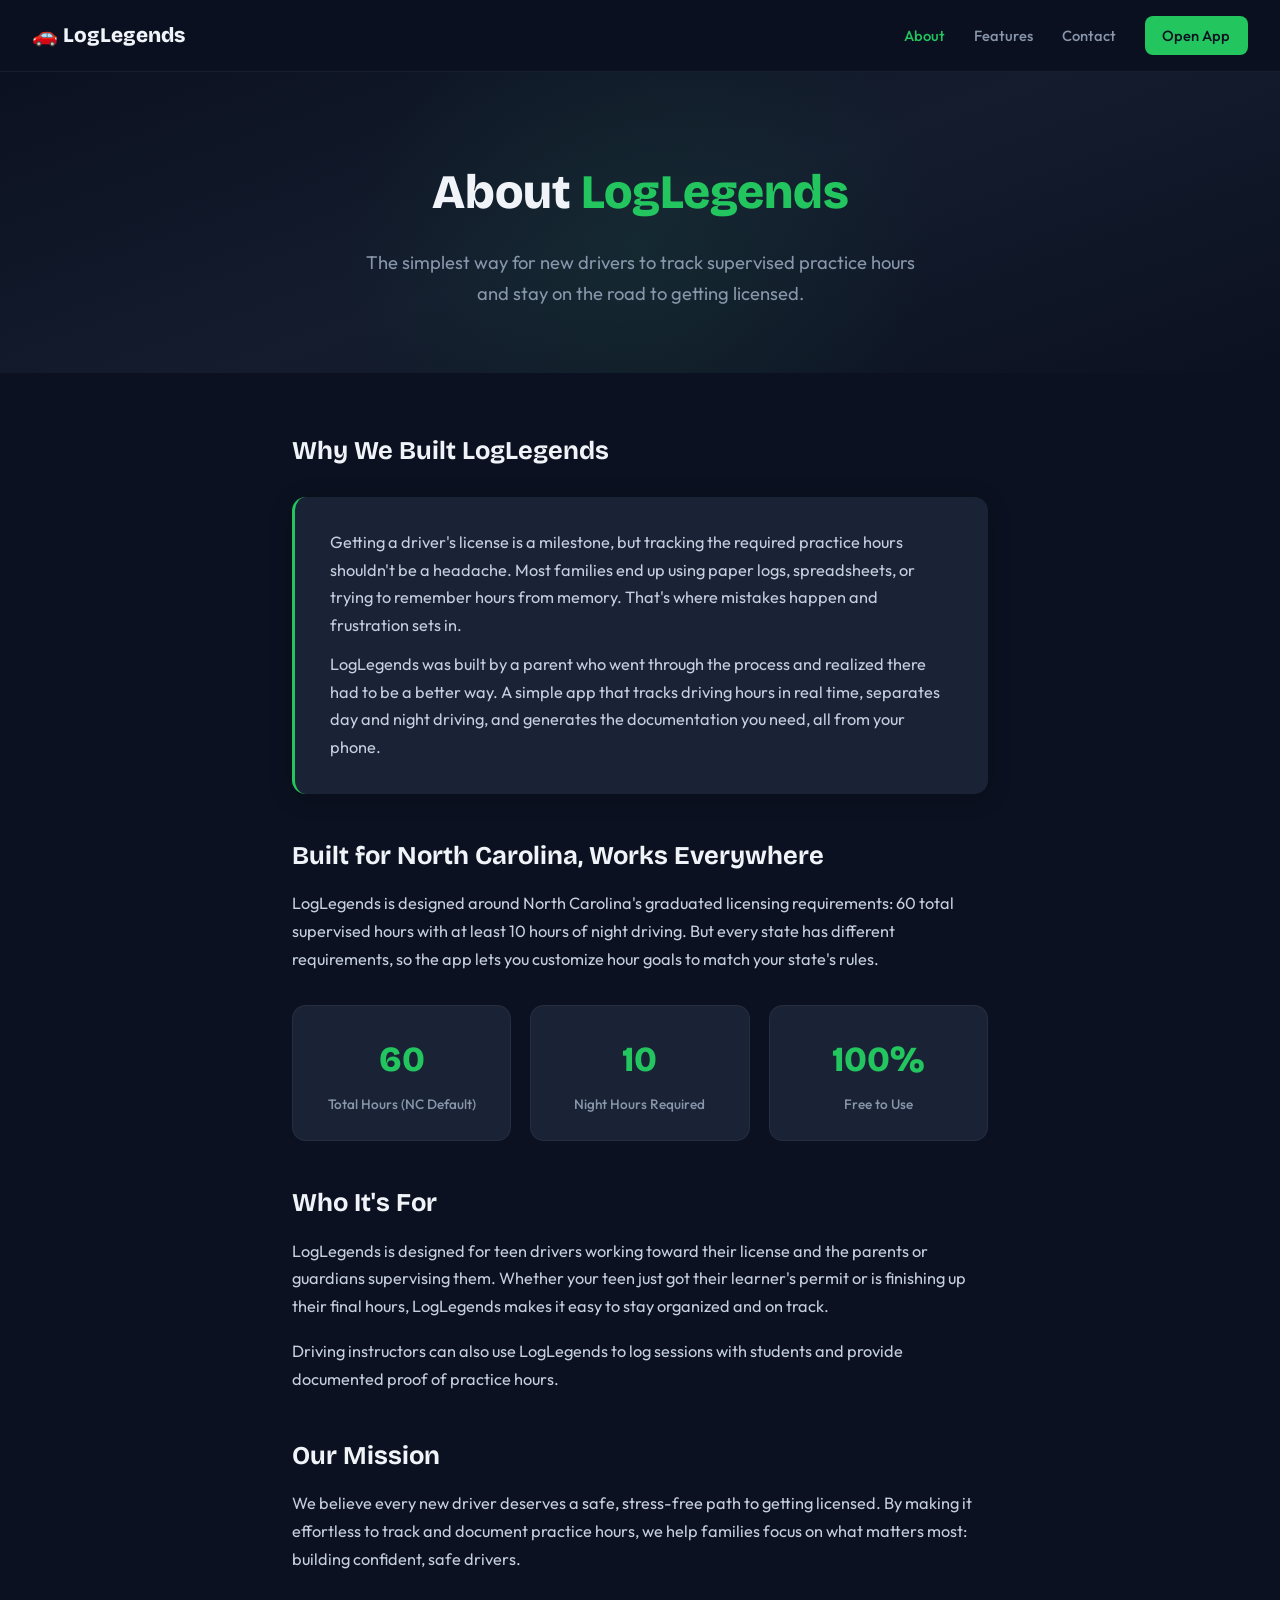
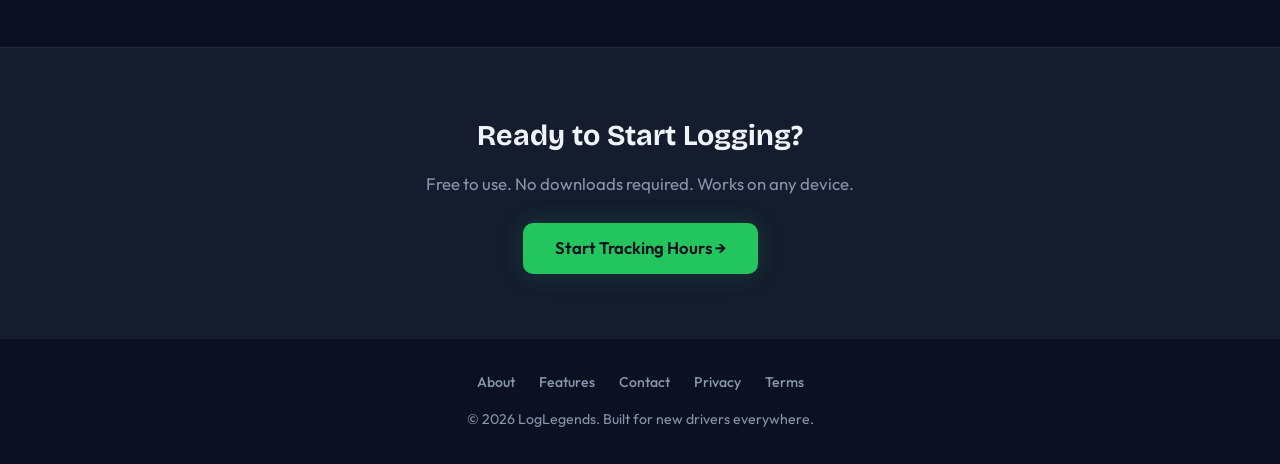
<file: about.html>
<!DOCTYPE html>
<html lang="en">
<head>
  <meta charset="UTF-8">
  <meta name="viewport" content="width=device-width, initial-scale=1.0">
  <title>About LogLegends | Teen Driving Log App for New Drivers</title>
  <meta name="description" content="LogLegends helps teen drivers and parents track supervised driving practice hours with GPS tracking, night hour detection, and PDF reports. Built for NC graduated licensing.">
  <meta name="keywords" content="teen driving log, driving practice hours, NC driving requirements, supervised driving app, new driver log book, graduated licensing">
  <meta property="og:title" content="About LogLegends - Teen Driving Log App">
  <meta property="og:description" content="Track supervised driving practice hours with GPS, night hour logging, and PDF reports.">
  <meta property="og:url" content="https://loglegends.org/about">
  <meta property="og:type" content="website">
  <link rel="canonical" href="https://loglegends.org/about">
  <link rel="preconnect" href="https://fonts.googleapis.com">
  <link href="https://fonts.googleapis.com/css2?family=Outfit:wght@300;400;500;600;700&family=Bricolage+Grotesque:wght@700;800&display=swap" rel="stylesheet">
  <style>
    *,*::before,*::after{margin:0;padding:0;box-sizing:border-box}
    :root{--green:#22c55e;--green-d:#16a34a;--navy:#0b1120;--slate:#141c2e;--card:#1a2336;--gray:#8896ab;--text:#c5cfde;--white:#f0f4f8;--radius:14px}
    html{scroll-behavior:smooth}
    body{font-family:'Outfit',sans-serif;color:var(--text);background:var(--navy);line-height:1.7;-webkit-font-smoothing:antialiased}
    a{color:var(--green);text-decoration:none;transition:color .2s}
    a:hover{color:var(--white)}
    nav{background:rgba(11,17,32,.92);backdrop-filter:blur(16px);padding:1rem 2rem;display:flex;justify-content:space-between;align-items:center;position:sticky;top:0;z-index:100;border-bottom:1px solid rgba(255,255,255,.06)}
    .nav-logo{color:var(--white);font-family:'Bricolage Grotesque',sans-serif;font-size:1.3rem;text-decoration:none;font-weight:800}
    .nav-links{display:flex;gap:1.8rem;align-items:center}
    .nav-links a{color:var(--gray);font-size:.92rem;font-weight:500;text-decoration:none}
    .nav-links a:hover,.nav-links a.active{color:var(--green)}
    .nav-cta{background:var(--green)!important;color:var(--navy)!important;padding:.45rem 1.1rem;border-radius:8px;font-weight:600;font-size:.88rem}
    .nav-cta:hover{background:var(--green-d)!important}
    .mobile-menu{display:none;background:none;border:none;color:var(--white);font-size:1.5rem;cursor:pointer}
    .hero{background:linear-gradient(160deg,var(--navy),var(--slate) 50%,var(--navy));padding:5rem 2rem 4rem;text-align:center;position:relative;overflow:hidden}
    .hero::before{content:'';position:absolute;top:-40%;left:50%;transform:translateX(-50%);width:600px;height:600px;background:radial-gradient(circle,rgba(34,197,94,.08),transparent 70%);pointer-events:none}
    .hero h1{font-family:'Bricolage Grotesque',sans-serif;font-size:clamp(2rem,5vw,3rem);color:var(--white);margin-bottom:.8rem;font-weight:800;position:relative}
    .hero h1 span{color:var(--green)}
    .hero p{font-size:1.15rem;color:var(--gray);max-width:560px;margin:0 auto;position:relative}
    .content{max-width:760px;margin:0 auto;padding:3.5rem 2rem}
    .content h2{font-family:'Bricolage Grotesque',sans-serif;font-size:1.6rem;margin:2.5rem 0 .8rem;color:var(--white);font-weight:700}
    .content h2:first-of-type{margin-top:0}
    .content p{margin-bottom:1.1rem;font-size:1.02rem}
    .story-card{background:var(--card);border-radius:var(--radius);padding:2rem 2.2rem;margin:1.5rem 0 2rem;border-left:3px solid var(--green);box-shadow:0 4px 24px rgba(0,0,0,.2)}
    .story-card p{margin-bottom:.7rem}
    .story-card p:last-child{margin-bottom:0}
    .stats{display:grid;grid-template-columns:repeat(3,1fr);gap:1.2rem;margin:2rem 0}
    .stat{background:var(--card);border-radius:var(--radius);padding:1.5rem;text-align:center;border:1px solid rgba(255,255,255,.05)}
    .stat-number{font-family:'Bricolage Grotesque',sans-serif;font-size:2.2rem;color:var(--green);font-weight:800}
    .stat-label{color:var(--gray);font-size:.85rem;margin-top:.2rem;font-weight:500}
    .cta-section{background:var(--slate);padding:4rem 2rem;text-align:center;border-top:1px solid rgba(255,255,255,.05)}
    .cta-section h2{font-family:'Bricolage Grotesque',sans-serif;font-size:1.8rem;margin-bottom:.6rem;color:var(--white)}
    .cta-section p{color:var(--gray);margin-bottom:1.5rem;font-size:1.05rem}
    .cta-btn{display:inline-block;background:var(--green);color:var(--navy);padding:.7rem 2rem;border-radius:10px;font-weight:600;font-size:1.05rem;transition:all .2s;box-shadow:0 0 24px rgba(34,197,94,.2)}
    .cta-btn:hover{background:var(--green-d);color:var(--navy);transform:translateY(-1px);box-shadow:0 0 32px rgba(34,197,94,.3)}
    footer{background:var(--navy);border-top:1px solid rgba(255,255,255,.05);color:var(--gray);padding:2rem;text-align:center;font-size:.88rem}
    .footer-links{display:flex;justify-content:center;gap:1.5rem;margin-bottom:.8rem;flex-wrap:wrap}
    .footer-links a{color:var(--gray);font-weight:500}
    .footer-links a:hover{color:var(--green)}
    @media(max-width:768px){
      .nav-links{display:none;position:absolute;top:100%;left:0;right:0;background:var(--navy);flex-direction:column;padding:1rem 2rem;border-bottom:1px solid rgba(255,255,255,.06)}
      .nav-links.open{display:flex}
      .mobile-menu{display:block}
      .stats{grid-template-columns:1fr}
      .content{padding:2.5rem 1.5rem}
    }
  </style>
</head>
<body>
  <nav>
    <a href="/" class="nav-logo">&#x1F697; LogLegends</a>
    <div class="nav-links" id="navLinks">
      <a href="/about" class="active">About</a>
      <a href="/features">Features</a>
      <a href="/contact">Contact</a>
      <a href="/" class="nav-cta">Open App</a>
    </div>
    <button class="mobile-menu" onclick="document.getElementById('navLinks').classList.toggle('open')" aria-label="Menu">&#9776;</button>
  </nav>

  <div class="hero">
    <h1>About <span>LogLegends</span></h1>
    <p>The simplest way for new drivers to track supervised practice hours and stay on the road to getting licensed.</p>
  </div>

  <div class="content">
    <h2>Why We Built LogLegends</h2>
    <div class="story-card">
      <p>Getting a driver's license is a milestone, but tracking the required practice hours shouldn't be a headache. Most families end up using paper logs, spreadsheets, or trying to remember hours from memory. That's where mistakes happen and frustration sets in.</p>
      <p>LogLegends was built by a parent who went through the process and realized there had to be a better way. A simple app that tracks driving hours in real time, separates day and night driving, and generates the documentation you need, all from your phone.</p>
    </div>

    <h2>Built for North Carolina, Works Everywhere</h2>
    <p>LogLegends is designed around North Carolina's graduated licensing requirements: 60 total supervised hours with at least 10 hours of night driving. But every state has different requirements, so the app lets you customize hour goals to match your state's rules.</p>

    <div class="stats">
      <div class="stat">
        <div class="stat-number">60</div>
        <div class="stat-label">Total Hours (NC Default)</div>
      </div>
      <div class="stat">
        <div class="stat-number">10</div>
        <div class="stat-label">Night Hours Required</div>
      </div>
      <div class="stat">
        <div class="stat-number">100%</div>
        <div class="stat-label">Free to Use</div>
      </div>
    </div>

    <h2>Who It's For</h2>
    <p>LogLegends is designed for teen drivers working toward their license and the parents or guardians supervising them. Whether your teen just got their learner's permit or is finishing up their final hours, LogLegends makes it easy to stay organized and on track.</p>
    <p>Driving instructors can also use LogLegends to log sessions with students and provide documented proof of practice hours.</p>

    <h2>Our Mission</h2>
    <p>We believe every new driver deserves a safe, stress-free path to getting licensed. By making it effortless to track and document practice hours, we help families focus on what matters most: building confident, safe drivers.</p>
  </div>

  <div class="cta-section">
    <h2>Ready to Start Logging?</h2>
    <p>Free to use. No downloads required. Works on any device.</p>
    <a href="/" class="cta-btn">Start Tracking Hours &#8594;</a>
  </div>

  <footer>
    <div class="footer-links">
      <a href="/about">About</a>
      <a href="/features">Features</a>
      <a href="/contact">Contact</a>
      <a href="/privacy">Privacy</a>
      <a href="/terms">Terms</a>
    </div>
    <p>&#169; 2026 LogLegends. Built for new drivers everywhere.</p>
  </footer>
</body>
</html>
</file>
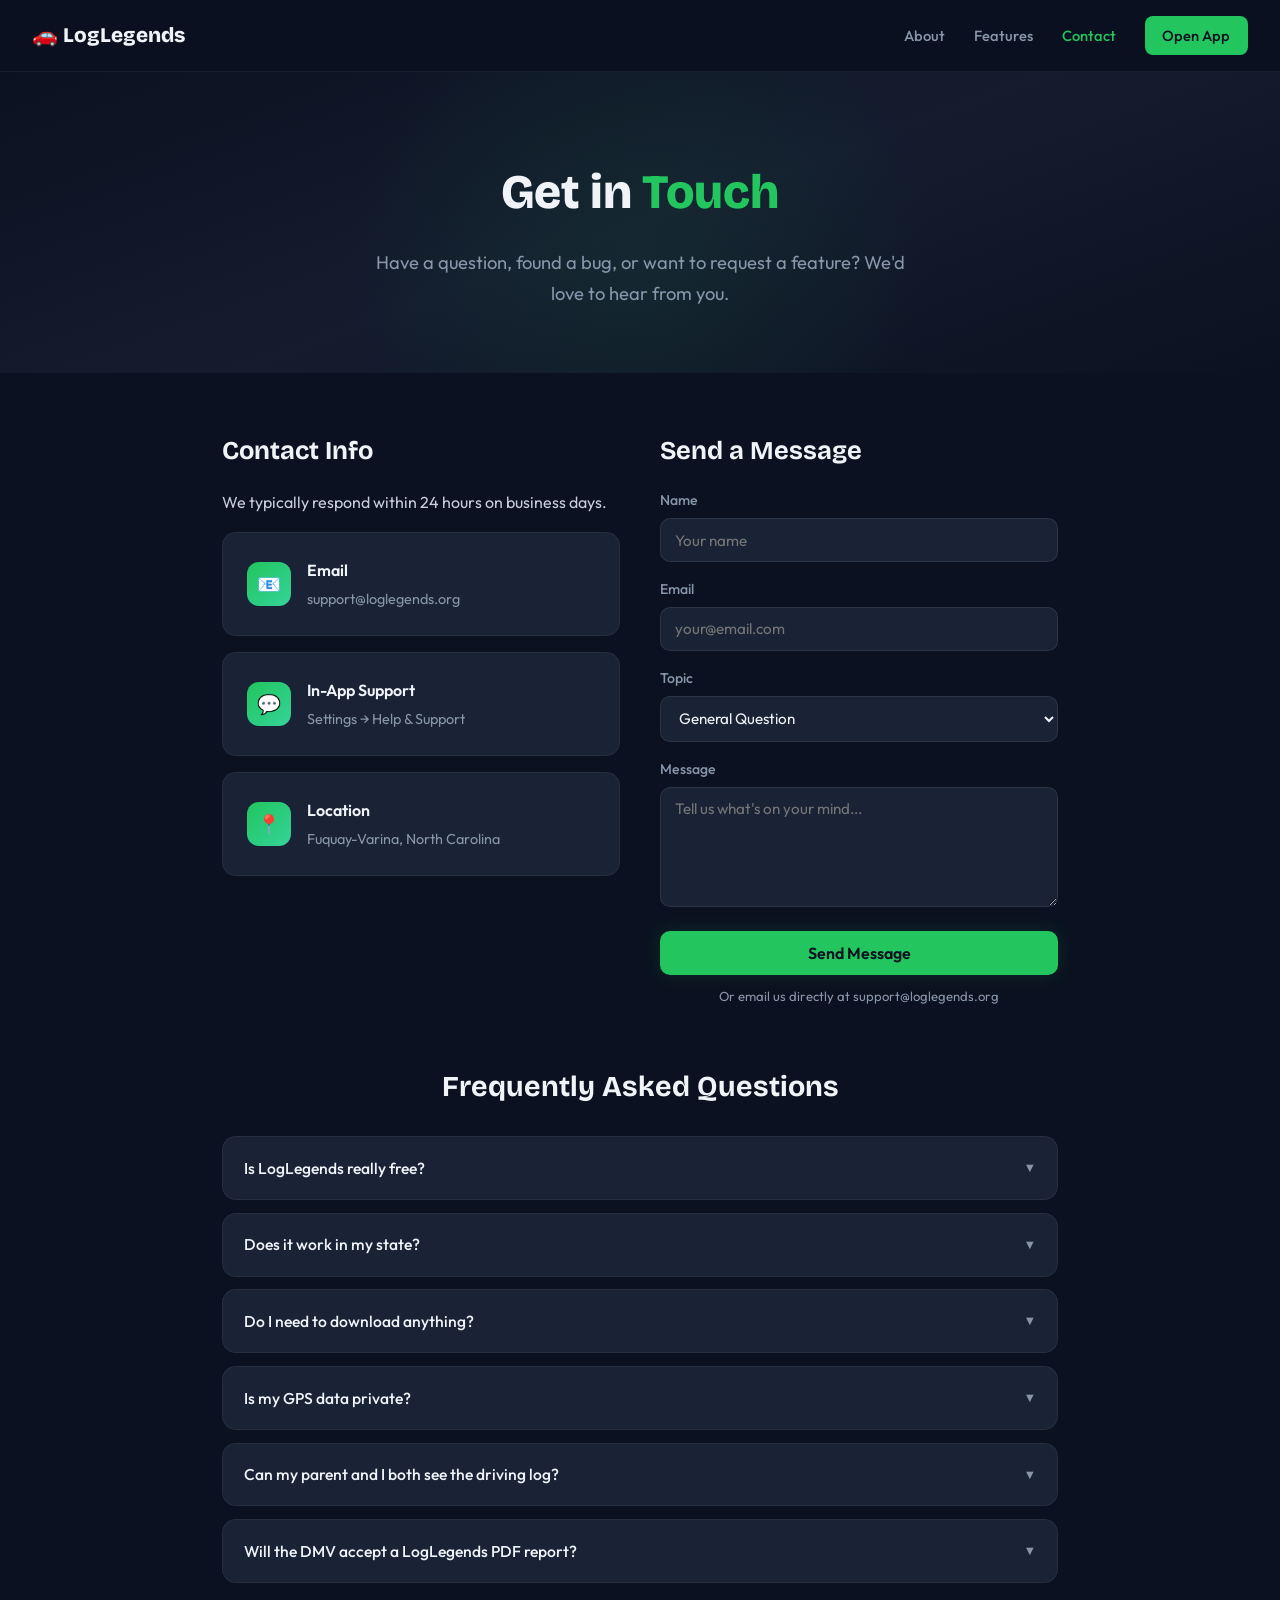
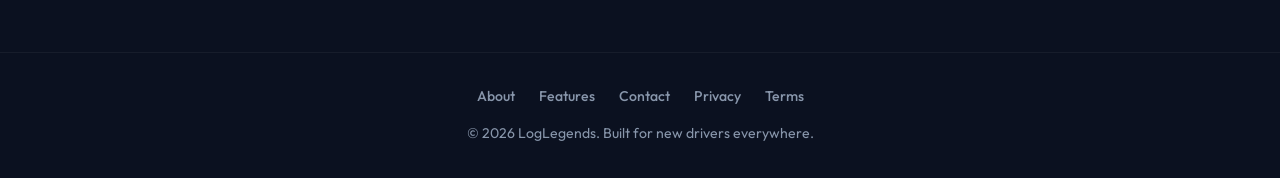
<file: contact.html>
<!DOCTYPE html>
<html lang="en">
<head>
  <meta charset="UTF-8">
  <meta name="viewport" content="width=device-width, initial-scale=1.0">
  <title>Contact Us | LogLegends Support</title>
  <meta name="description" content="Get help with LogLegends. Contact our support team for questions about the driving log app, account issues, or feature requests.">
  <meta name="keywords" content="LogLegends support, driving log help, contact LogLegends, teen driving app support">
  <meta property="og:title" content="Contact LogLegends Support">
  <meta property="og:description" content="Get help with LogLegends driving log app. Reach our support team for questions or feedback.">
  <meta property="og:url" content="https://loglegends.org/contact">
  <meta property="og:type" content="website">
  <link rel="canonical" href="https://loglegends.org/contact">
  <link rel="preconnect" href="https://fonts.googleapis.com">
  <link href="https://fonts.googleapis.com/css2?family=Outfit:wght@300;400;500;600;700&family=Bricolage+Grotesque:wght@700;800&display=swap" rel="stylesheet">
  <style>
    *,*::before,*::after{margin:0;padding:0;box-sizing:border-box}
    :root{--green:#22c55e;--green-d:#16a34a;--navy:#0b1120;--slate:#141c2e;--card:#1a2336;--gray:#8896ab;--text:#c5cfde;--white:#f0f4f8;--radius:14px}
    body{font-family:'Outfit',sans-serif;color:var(--text);background:var(--navy);line-height:1.7;-webkit-font-smoothing:antialiased}
    a{color:var(--green);text-decoration:none;transition:color .2s}
    a:hover{color:var(--white)}
    nav{background:rgba(11,17,32,.92);backdrop-filter:blur(16px);padding:1rem 2rem;display:flex;justify-content:space-between;align-items:center;position:sticky;top:0;z-index:100;border-bottom:1px solid rgba(255,255,255,.06)}
    .nav-logo{color:var(--white);font-family:'Bricolage Grotesque',sans-serif;font-size:1.3rem;text-decoration:none;font-weight:800}
    .nav-links{display:flex;gap:1.8rem;align-items:center}
    .nav-links a{color:var(--gray);font-size:.92rem;font-weight:500;text-decoration:none}
    .nav-links a:hover,.nav-links a.active{color:var(--green)}
    .nav-cta{background:var(--green)!important;color:var(--navy)!important;padding:.45rem 1.1rem;border-radius:8px;font-weight:600;font-size:.88rem}
    .mobile-menu{display:none;background:none;border:none;color:var(--white);font-size:1.5rem;cursor:pointer}
    .hero{background:linear-gradient(160deg,var(--navy),var(--slate) 50%,var(--navy));padding:5rem 2rem 4rem;text-align:center;position:relative;overflow:hidden}
    .hero::before{content:'';position:absolute;top:-40%;left:50%;transform:translateX(-50%);width:600px;height:600px;background:radial-gradient(circle,rgba(34,197,94,.08),transparent 70%);pointer-events:none}
    .hero h1{font-family:'Bricolage Grotesque',sans-serif;font-size:clamp(2rem,5vw,3rem);color:var(--white);margin-bottom:.8rem;font-weight:800;position:relative}
    .hero h1 span{color:var(--green)}
    .hero p{font-size:1.15rem;color:var(--gray);max-width:560px;margin:0 auto;position:relative}

    .contact-grid{max-width:900px;margin:0 auto;padding:3.5rem 2rem;display:grid;grid-template-columns:1fr 1fr;gap:2.5rem}

    .contact-info h2{font-family:'Bricolage Grotesque',sans-serif;font-size:1.6rem;color:var(--white);margin-bottom:1rem;font-weight:700}
    .contact-info p{margin-bottom:1rem;font-size:1rem}
    .contact-method{background:var(--card);border-radius:var(--radius);padding:1.5rem;margin-bottom:1rem;border:1px solid rgba(255,255,255,.05);display:flex;gap:1rem;align-items:center}
    .contact-method .icon{width:44px;height:44px;background:linear-gradient(135deg,var(--green),#34d399);border-radius:12px;display:flex;align-items:center;justify-content:center;font-size:1.2rem;flex-shrink:0}
    .contact-method h3{font-size:1rem;color:var(--white);margin-bottom:.15rem;font-weight:600}
    .contact-method p{margin:0;font-size:.9rem;color:var(--gray)}

    .contact-form h2{font-family:'Bricolage Grotesque',sans-serif;font-size:1.6rem;color:var(--white);margin-bottom:1rem;font-weight:700}
    .form-group{margin-bottom:1rem}
    .form-group label{display:block;font-size:.88rem;font-weight:500;color:var(--gray);margin-bottom:.35rem}
    .form-group input,.form-group textarea,.form-group select{width:100%;padding:.7rem .9rem;background:var(--card);border:1px solid rgba(255,255,255,.08);border-radius:10px;color:var(--white);font-family:'Outfit',sans-serif;font-size:.95rem;transition:border-color .2s;outline:none}
    .form-group input:focus,.form-group textarea:focus,.form-group select:focus{border-color:var(--green)}
    .form-group textarea{resize:vertical;min-height:120px}
    .form-group select option{background:var(--card);color:var(--white)}
    .submit-btn{width:100%;padding:.75rem;background:var(--green);color:var(--navy);border:none;border-radius:10px;font-family:'Outfit',sans-serif;font-size:1rem;font-weight:600;cursor:pointer;transition:all .2s;box-shadow:0 0 20px rgba(34,197,94,.15)}
    .submit-btn:hover{background:var(--green-d);transform:translateY(-1px);box-shadow:0 0 28px rgba(34,197,94,.25)}
    .form-note{font-size:.82rem;color:var(--gray);margin-top:.6rem;text-align:center}

    /* FAQ */
    .faq-section{max-width:900px;margin:0 auto;padding:0 2rem 3.5rem}
    .faq-section h2{font-family:'Bricolage Grotesque',sans-serif;font-size:1.8rem;text-align:center;margin-bottom:1.5rem;color:var(--white)}
    .faq-item{background:var(--card);border-radius:var(--radius);margin-bottom:.8rem;border:1px solid rgba(255,255,255,.05);overflow:hidden}
    .faq-q{padding:1.1rem 1.3rem;cursor:pointer;display:flex;justify-content:space-between;align-items:center;font-weight:500;color:var(--white);font-size:.98rem;user-select:none}
    .faq-q:hover{color:var(--green)}
    .faq-arrow{transition:transform .2s;font-size:.8rem;color:var(--gray)}
    .faq-a{padding:0 1.3rem;max-height:0;overflow:hidden;transition:max-height .3s ease,padding .3s ease;font-size:.94rem;color:var(--gray);line-height:1.6}
    .faq-item.open .faq-a{max-height:200px;padding:0 1.3rem 1.1rem}
    .faq-item.open .faq-arrow{transform:rotate(180deg)}

    footer{background:var(--navy);border-top:1px solid rgba(255,255,255,.05);color:var(--gray);padding:2rem;text-align:center;font-size:.88rem}
    .footer-links{display:flex;justify-content:center;gap:1.5rem;margin-bottom:.8rem;flex-wrap:wrap}
    .footer-links a{color:var(--gray);font-weight:500}
    .footer-links a:hover{color:var(--green)}
    @media(max-width:768px){
      .nav-links{display:none;position:absolute;top:100%;left:0;right:0;background:var(--navy);flex-direction:column;padding:1rem 2rem;border-bottom:1px solid rgba(255,255,255,.06)}
      .nav-links.open{display:flex}
      .mobile-menu{display:block}
      .contact-grid{grid-template-columns:1fr;padding:2.5rem 1.5rem}
      .faq-section{padding:0 1.5rem 2.5rem}
    }
  </style>
</head>
<body>
  <nav>
    <a href="/" class="nav-logo">&#x1F697; LogLegends</a>
    <div class="nav-links" id="navLinks">
      <a href="/about">About</a>
      <a href="/features">Features</a>
      <a href="/contact" class="active">Contact</a>
      <a href="/" class="nav-cta">Open App</a>
    </div>
    <button class="mobile-menu" onclick="document.getElementById('navLinks').classList.toggle('open')" aria-label="Menu">&#9776;</button>
  </nav>

  <div class="hero">
    <h1>Get in <span>Touch</span></h1>
    <p>Have a question, found a bug, or want to request a feature? We'd love to hear from you.</p>
  </div>

  <div class="contact-grid">
    <div class="contact-info">
      <h2>Contact Info</h2>
      <p>We typically respond within 24 hours on business days.</p>

      <div class="contact-method">
        <div class="icon">&#x1F4E7;</div>
        <div>
          <h3>Email</h3>
          <p>support@loglegends.org</p>
        </div>
      </div>

      <div class="contact-method">
        <div class="icon">&#x1F4AC;</div>
        <div>
          <h3>In-App Support</h3>
          <p>Settings &#8594; Help &amp; Support</p>
        </div>
      </div>

      <div class="contact-method">
        <div class="icon">&#x1F4CD;</div>
        <div>
          <h3>Location</h3>
          <p>Fuquay-Varina, North Carolina</p>
        </div>
      </div>
    </div>

    <div class="contact-form">
      <h2>Send a Message</h2>
      <form id="contactForm" onsubmit="handleSubmit(event)">
        <div class="form-group">
          <label for="name">Name</label>
          <input type="text" id="name" name="name" placeholder="Your name" required>
        </div>
        <div class="form-group">
          <label for="email">Email</label>
          <input type="email" id="email" name="email" placeholder="your@email.com" required>
        </div>
        <div class="form-group">
          <label for="topic">Topic</label>
          <select id="topic" name="topic">
            <option value="general">General Question</option>
            <option value="bug">Bug Report</option>
            <option value="feature">Feature Request</option>
            <option value="account">Account Issue</option>
            <option value="premium">Premium / Billing</option>
          </select>
        </div>
        <div class="form-group">
          <label for="message">Message</label>
          <textarea id="message" name="message" placeholder="Tell us what's on your mind..." required></textarea>
        </div>
        <button type="submit" class="submit-btn">Send Message</button>
        <p class="form-note">Or email us directly at support@loglegends.org</p>
      </form>
    </div>
  </div>

  <div class="faq-section">
    <h2>Frequently Asked Questions</h2>

    <div class="faq-item" onclick="this.classList.toggle('open')">
      <div class="faq-q">Is LogLegends really free?<span class="faq-arrow">&#9660;</span></div>
      <div class="faq-a">Yes! All core features including drive tracking, night hour detection, and PDF reports are completely free. Premium features like cloud sync are available as an optional upgrade.</div>
    </div>

    <div class="faq-item" onclick="this.classList.toggle('open')">
      <div class="faq-q">Does it work in my state?<span class="faq-arrow">&#9660;</span></div>
      <div class="faq-a">LogLegends defaults to North Carolina requirements (60 total hours, 10 night hours), but you can customize the hour goals in Settings to match any state's graduated licensing requirements.</div>
    </div>

    <div class="faq-item" onclick="this.classList.toggle('open')">
      <div class="faq-q">Do I need to download anything?<span class="faq-arrow">&#9660;</span></div>
      <div class="faq-a">No app store download is required. LogLegends is a Progressive Web App that runs in your browser. You can add it to your home screen for quick access like a native app.</div>
    </div>

    <div class="faq-item" onclick="this.classList.toggle('open')">
      <div class="faq-q">Is my GPS data private?<span class="faq-arrow">&#9660;</span></div>
      <div class="faq-a">Absolutely. GPS data is only collected while you're actively tracking a drive. It's stored locally on your device by default. We never sell or share your location data. See our <a href="/privacy">Privacy Policy</a> for full details.</div>
    </div>

    <div class="faq-item" onclick="this.classList.toggle('open')">
      <div class="faq-q">Can my parent and I both see the driving log?<span class="faq-arrow">&#9660;</span></div>
      <div class="faq-a">With Premium cloud sync, driving data syncs across devices so both parent and teen can view the same log from different phones. On the free tier, data stays on whichever device records the drive.</div>
    </div>

    <div class="faq-item" onclick="this.classList.toggle('open')">
      <div class="faq-q">Will the DMV accept a LogLegends PDF report?<span class="faq-arrow">&#9660;</span></div>
      <div class="faq-a">Our PDF reports include all the information typically required: dates, times, durations, and hour breakdowns. Requirements vary by DMV office, so check with your local office about accepted documentation formats.</div>
    </div>
  </div>

  <footer>
    <div class="footer-links">
      <a href="/about">About</a>
      <a href="/features">Features</a>
      <a href="/contact">Contact</a>
      <a href="/privacy">Privacy</a>
      <a href="/terms">Terms</a>
    </div>
    <p>&#169; 2026 LogLegends. Built for new drivers everywhere.</p>
  </footer>

  <script>
    function handleSubmit(e) {
      e.preventDefault();
      var name = document.getElementById('name').value;
      var email = document.getElementById('email').value;
      var topic = document.getElementById('topic').value;
      var message = document.getElementById('message').value;
      var subject = encodeURIComponent('LogLegends ' + topic + ' from ' + name);
      var body = encodeURIComponent('From: ' + name + ' (' + email + ')\nTopic: ' + topic + '\n\n' + message);
      window.location.href = 'mailto:support@loglegends.org?subject=' + subject + '&body=' + body;
    }
  </script>
</body>
</html>
</file>
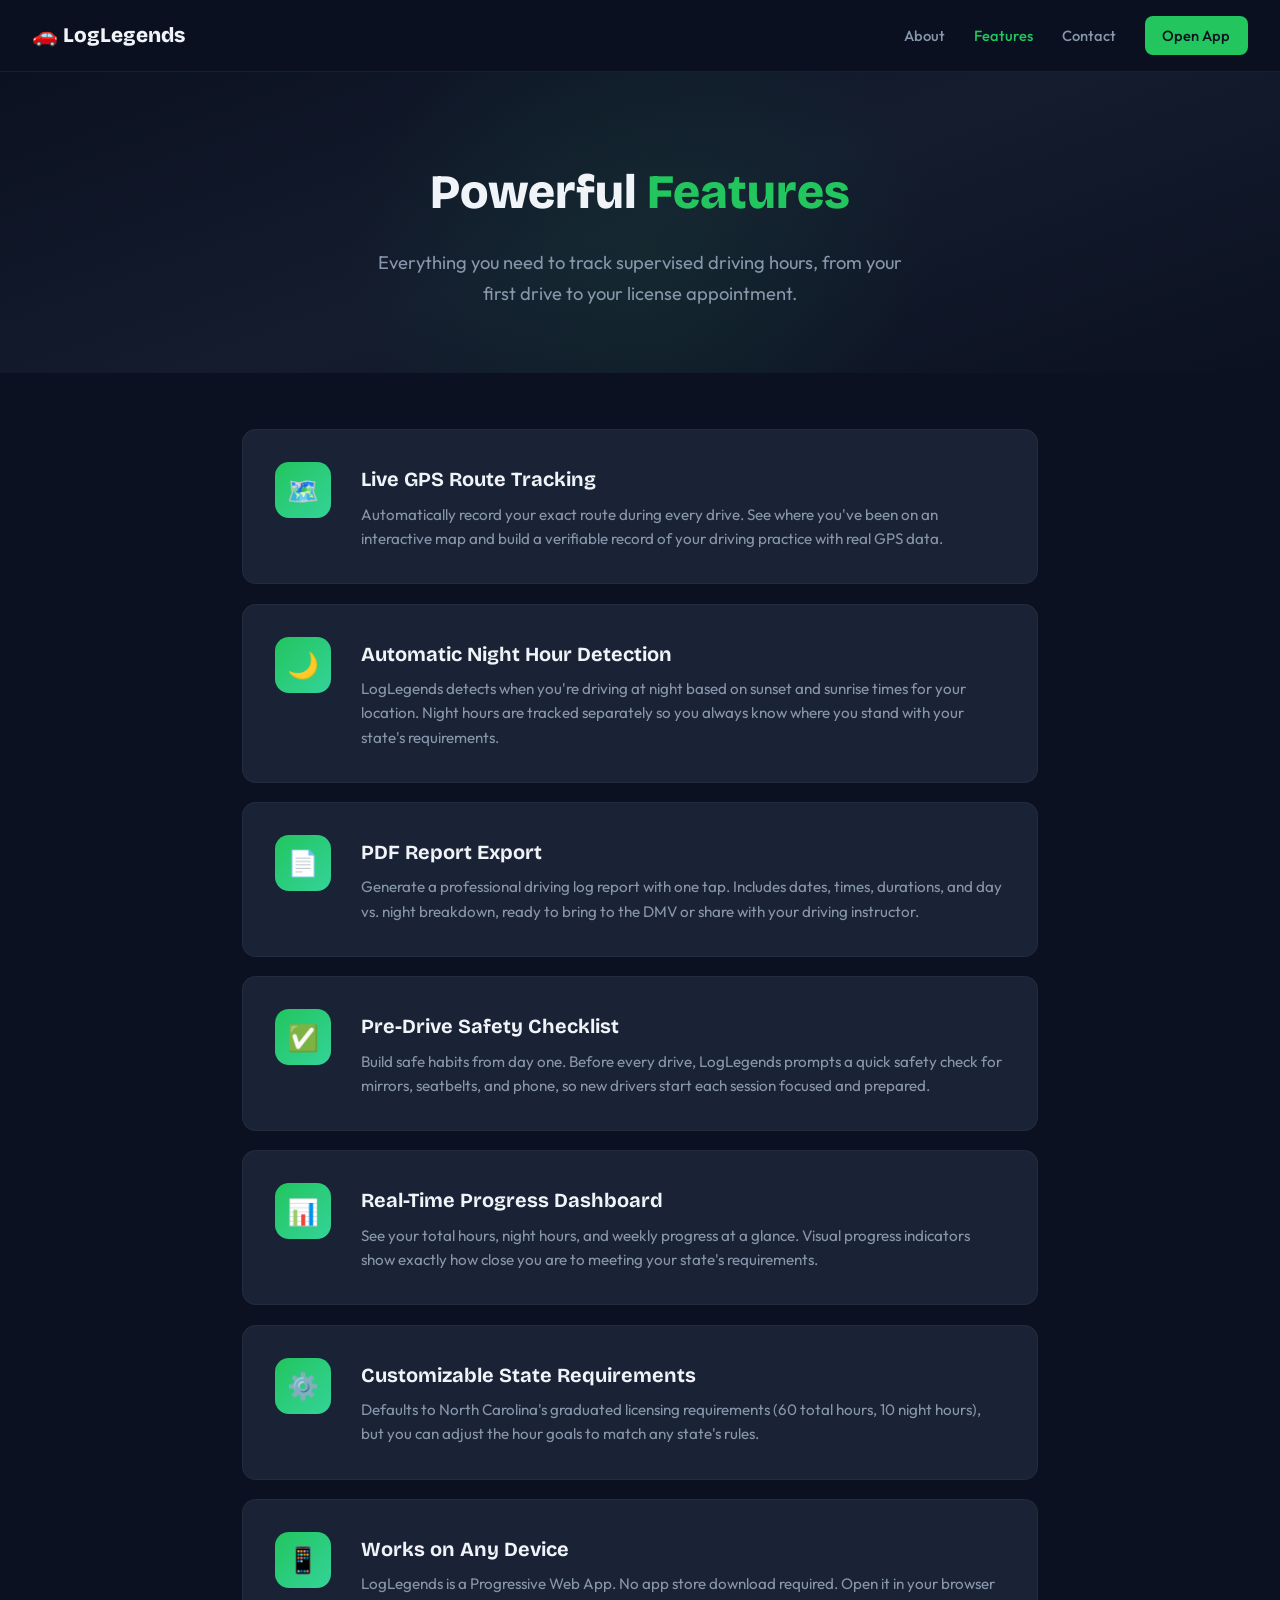
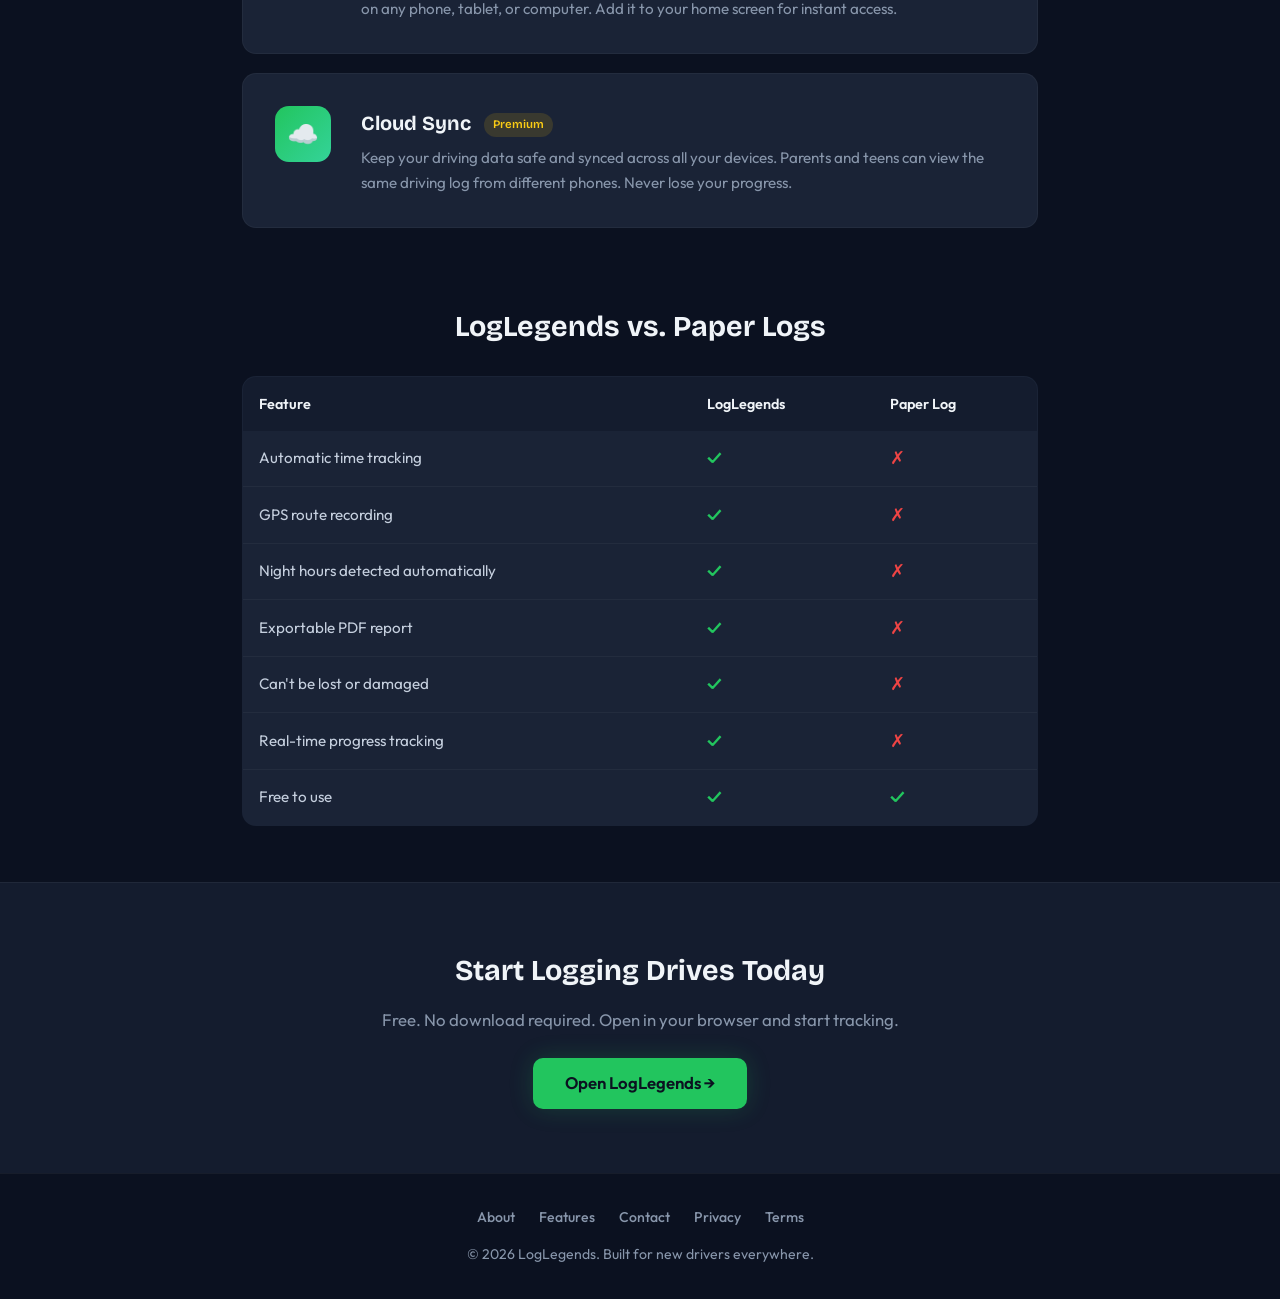
<file: features.html>
<!DOCTYPE html>
<html lang="en">
<head>
  <meta charset="UTF-8">
  <meta name="viewport" content="width=device-width, initial-scale=1.0">
  <title>Features | LogLegends - GPS Tracking, PDF Reports, Night Hours</title>
  <meta name="description" content="LogLegends features: live GPS route tracking, automatic night hour detection, PDF report exports, pre-drive safety checklists, and customizable state requirements. Free for teen drivers.">
  <meta name="keywords" content="driving log features, GPS driving tracker, teen driver PDF report, night driving hours, driving safety checklist, learner permit tracker">
  <meta property="og:title" content="LogLegends Features - Everything You Need to Track Driving Hours">
  <meta property="og:description" content="GPS tracking, night hour detection, PDF reports, safety checklists, and more. Free for all new drivers.">
  <meta property="og:url" content="https://loglegends.org/features">
  <meta property="og:type" content="website">
  <link rel="canonical" href="https://loglegends.org/features">
  <link rel="preconnect" href="https://fonts.googleapis.com">
  <link href="https://fonts.googleapis.com/css2?family=Outfit:wght@300;400;500;600;700&family=Bricolage+Grotesque:wght@700;800&display=swap" rel="stylesheet">
  <style>
    *,*::before,*::after{margin:0;padding:0;box-sizing:border-box}
    :root{--green:#22c55e;--green-d:#16a34a;--navy:#0b1120;--slate:#141c2e;--card:#1a2336;--gray:#8896ab;--text:#c5cfde;--white:#f0f4f8;--radius:14px}
    html{scroll-behavior:smooth}
    body{font-family:'Outfit',sans-serif;color:var(--text);background:var(--navy);line-height:1.7;-webkit-font-smoothing:antialiased}
    a{color:var(--green);text-decoration:none;transition:color .2s}
    a:hover{color:var(--white)}
    nav{background:rgba(11,17,32,.92);backdrop-filter:blur(16px);padding:1rem 2rem;display:flex;justify-content:space-between;align-items:center;position:sticky;top:0;z-index:100;border-bottom:1px solid rgba(255,255,255,.06)}
    .nav-logo{color:var(--white);font-family:'Bricolage Grotesque',sans-serif;font-size:1.3rem;text-decoration:none;font-weight:800}
    .nav-links{display:flex;gap:1.8rem;align-items:center}
    .nav-links a{color:var(--gray);font-size:.92rem;font-weight:500;text-decoration:none}
    .nav-links a:hover,.nav-links a.active{color:var(--green)}
    .nav-cta{background:var(--green)!important;color:var(--navy)!important;padding:.45rem 1.1rem;border-radius:8px;font-weight:600;font-size:.88rem}
    .nav-cta:hover{background:var(--green-d)!important}
    .mobile-menu{display:none;background:none;border:none;color:var(--white);font-size:1.5rem;cursor:pointer}
    .hero{background:linear-gradient(160deg,var(--navy),var(--slate) 50%,var(--navy));padding:5rem 2rem 4rem;text-align:center;position:relative;overflow:hidden}
    .hero::before{content:'';position:absolute;top:-40%;left:50%;transform:translateX(-50%);width:600px;height:600px;background:radial-gradient(circle,rgba(34,197,94,.08),transparent 70%);pointer-events:none}
    .hero h1{font-family:'Bricolage Grotesque',sans-serif;font-size:clamp(2rem,5vw,3rem);color:var(--white);margin-bottom:.8rem;font-weight:800;position:relative}
    .hero h1 span{color:var(--green)}
    .hero p{font-size:1.15rem;color:var(--gray);max-width:560px;margin:0 auto;position:relative}

    .features{max-width:860px;margin:0 auto;padding:3.5rem 2rem}
    .feature-card{background:var(--card);border-radius:var(--radius);padding:2rem;margin-bottom:1.2rem;display:grid;grid-template-columns:64px 1fr;gap:1.4rem;align-items:start;border:1px solid rgba(255,255,255,.04);transition:border-color .25s,transform .25s}
    .feature-card:hover{border-color:rgba(34,197,94,.2);transform:translateY(-2px)}
    .feature-icon{width:56px;height:56px;background:linear-gradient(135deg,var(--green),#34d399);border-radius:14px;display:flex;align-items:center;justify-content:center;font-size:1.6rem;flex-shrink:0}
    .feature-card h3{font-family:'Bricolage Grotesque',sans-serif;font-size:1.25rem;color:var(--white);margin-bottom:.4rem;font-weight:700}
    .feature-card p{color:var(--gray);font-size:.95rem;line-height:1.6}
    .feature-badge{display:inline-block;background:rgba(234,179,8,.15);color:#facc15;font-size:.72rem;font-weight:600;padding:.15rem .55rem;border-radius:20px;margin-left:.5rem;vertical-align:middle}

    .comparison{max-width:860px;margin:0 auto;padding:0 2rem 3.5rem}
    .comparison h2{font-family:'Bricolage Grotesque',sans-serif;font-size:1.8rem;text-align:center;margin-bottom:1.5rem;color:var(--white)}
    .comparison-table{width:100%;border-collapse:collapse;background:var(--card);border-radius:var(--radius);overflow:hidden;border:1px solid rgba(255,255,255,.05)}
    .comparison-table th{background:var(--slate);color:var(--white);padding:.9rem 1rem;text-align:left;font-weight:600;font-size:.9rem}
    .comparison-table td{padding:.8rem 1rem;border-bottom:1px solid rgba(255,255,255,.04);font-size:.95rem}
    .comparison-table tr:last-child td{border-bottom:none}
    .check{color:var(--green);font-weight:bold;font-size:1.1rem}
    .cross{color:#ef4444;font-size:1.1rem}

    .cta-section{background:var(--slate);padding:4rem 2rem;text-align:center;border-top:1px solid rgba(255,255,255,.05)}
    .cta-section h2{font-family:'Bricolage Grotesque',sans-serif;font-size:1.8rem;margin-bottom:.6rem;color:var(--white)}
    .cta-section p{color:var(--gray);margin-bottom:1.5rem;font-size:1.05rem}
    .cta-btn{display:inline-block;background:var(--green);color:var(--navy);padding:.7rem 2rem;border-radius:10px;font-weight:600;font-size:1.05rem;transition:all .2s;box-shadow:0 0 24px rgba(34,197,94,.2)}
    .cta-btn:hover{background:var(--green-d);color:var(--navy);transform:translateY(-1px);box-shadow:0 0 32px rgba(34,197,94,.3)}
    footer{background:var(--navy);border-top:1px solid rgba(255,255,255,.05);color:var(--gray);padding:2rem;text-align:center;font-size:.88rem}
    .footer-links{display:flex;justify-content:center;gap:1.5rem;margin-bottom:.8rem;flex-wrap:wrap}
    .footer-links a{color:var(--gray);font-weight:500}
    .footer-links a:hover{color:var(--green)}
    @media(max-width:768px){
      .nav-links{display:none;position:absolute;top:100%;left:0;right:0;background:var(--navy);flex-direction:column;padding:1rem 2rem;border-bottom:1px solid rgba(255,255,255,.06)}
      .nav-links.open{display:flex}
      .mobile-menu{display:block}
      .feature-card{grid-template-columns:1fr}
      .feature-icon{width:48px;height:48px;font-size:1.3rem}
      .features{padding:2.5rem 1.5rem}
      .comparison{padding:0 1.5rem 2.5rem}
    }
  </style>
</head>
<body>
  <nav>
    <a href="/" class="nav-logo">&#x1F697; LogLegends</a>
    <div class="nav-links" id="navLinks">
      <a href="/about">About</a>
      <a href="/features" class="active">Features</a>
      <a href="/contact">Contact</a>
      <a href="/" class="nav-cta">Open App</a>
    </div>
    <button class="mobile-menu" onclick="document.getElementById('navLinks').classList.toggle('open')" aria-label="Menu">&#9776;</button>
  </nav>

  <div class="hero">
    <h1>Powerful <span>Features</span></h1>
    <p>Everything you need to track supervised driving hours, from your first drive to your license appointment.</p>
  </div>

  <div class="features">
    <div class="feature-card">
      <div class="feature-icon">&#x1F5FA;&#xFE0F;</div>
      <div>
        <h3>Live GPS Route Tracking</h3>
        <p>Automatically record your exact route during every drive. See where you've been on an interactive map and build a verifiable record of your driving practice with real GPS data.</p>
      </div>
    </div>

    <div class="feature-card">
      <div class="feature-icon">&#x1F319;</div>
      <div>
        <h3>Automatic Night Hour Detection</h3>
        <p>LogLegends detects when you're driving at night based on sunset and sunrise times for your location. Night hours are tracked separately so you always know where you stand with your state's requirements.</p>
      </div>
    </div>

    <div class="feature-card">
      <div class="feature-icon">&#x1F4C4;</div>
      <div>
        <h3>PDF Report Export</h3>
        <p>Generate a professional driving log report with one tap. Includes dates, times, durations, and day vs. night breakdown, ready to bring to the DMV or share with your driving instructor.</p>
      </div>
    </div>

    <div class="feature-card">
      <div class="feature-icon">&#x2705;</div>
      <div>
        <h3>Pre-Drive Safety Checklist</h3>
        <p>Build safe habits from day one. Before every drive, LogLegends prompts a quick safety check for mirrors, seatbelts, and phone, so new drivers start each session focused and prepared.</p>
      </div>
    </div>

    <div class="feature-card">
      <div class="feature-icon">&#x1F4CA;</div>
      <div>
        <h3>Real-Time Progress Dashboard</h3>
        <p>See your total hours, night hours, and weekly progress at a glance. Visual progress indicators show exactly how close you are to meeting your state's requirements.</p>
      </div>
    </div>

    <div class="feature-card">
      <div class="feature-icon">&#x2699;&#xFE0F;</div>
      <div>
        <h3>Customizable State Requirements</h3>
        <p>Defaults to North Carolina's graduated licensing requirements (60 total hours, 10 night hours), but you can adjust the hour goals to match any state's rules.</p>
      </div>
    </div>

    <div class="feature-card">
      <div class="feature-icon">&#x1F4F1;</div>
      <div>
        <h3>Works on Any Device</h3>
        <p>LogLegends is a Progressive Web App. No app store download required. Open it in your browser on any phone, tablet, or computer. Add it to your home screen for instant access.</p>
      </div>
    </div>

    <div class="feature-card">
      <div class="feature-icon">&#x2601;&#xFE0F;</div>
      <div>
        <h3>Cloud Sync <span class="feature-badge">Premium</span></h3>
        <p>Keep your driving data safe and synced across all your devices. Parents and teens can view the same driving log from different phones. Never lose your progress.</p>
      </div>
    </div>
  </div>

  <div class="comparison">
    <h2>LogLegends vs. Paper Logs</h2>
    <table class="comparison-table">
      <thead>
        <tr>
          <th>Feature</th>
          <th>LogLegends</th>
          <th>Paper Log</th>
        </tr>
      </thead>
      <tbody>
        <tr><td>Automatic time tracking</td><td><span class="check">&#10003;</span></td><td><span class="cross">&#10007;</span></td></tr>
        <tr><td>GPS route recording</td><td><span class="check">&#10003;</span></td><td><span class="cross">&#10007;</span></td></tr>
        <tr><td>Night hours detected automatically</td><td><span class="check">&#10003;</span></td><td><span class="cross">&#10007;</span></td></tr>
        <tr><td>Exportable PDF report</td><td><span class="check">&#10003;</span></td><td><span class="cross">&#10007;</span></td></tr>
        <tr><td>Can't be lost or damaged</td><td><span class="check">&#10003;</span></td><td><span class="cross">&#10007;</span></td></tr>
        <tr><td>Real-time progress tracking</td><td><span class="check">&#10003;</span></td><td><span class="cross">&#10007;</span></td></tr>
        <tr><td>Free to use</td><td><span class="check">&#10003;</span></td><td><span class="check">&#10003;</span></td></tr>
      </tbody>
    </table>
  </div>

  <div class="cta-section">
    <h2>Start Logging Drives Today</h2>
    <p>Free. No download required. Open in your browser and start tracking.</p>
    <a href="/" class="cta-btn">Open LogLegends &#8594;</a>
  </div>

  <footer>
    <div class="footer-links">
      <a href="/about">About</a>
      <a href="/features">Features</a>
      <a href="/contact">Contact</a>
      <a href="/privacy">Privacy</a>
      <a href="/terms">Terms</a>
    </div>
    <p>&#169; 2026 LogLegends. Built for new drivers everywhere.</p>
  </footer>
</body>
</html>
</file>
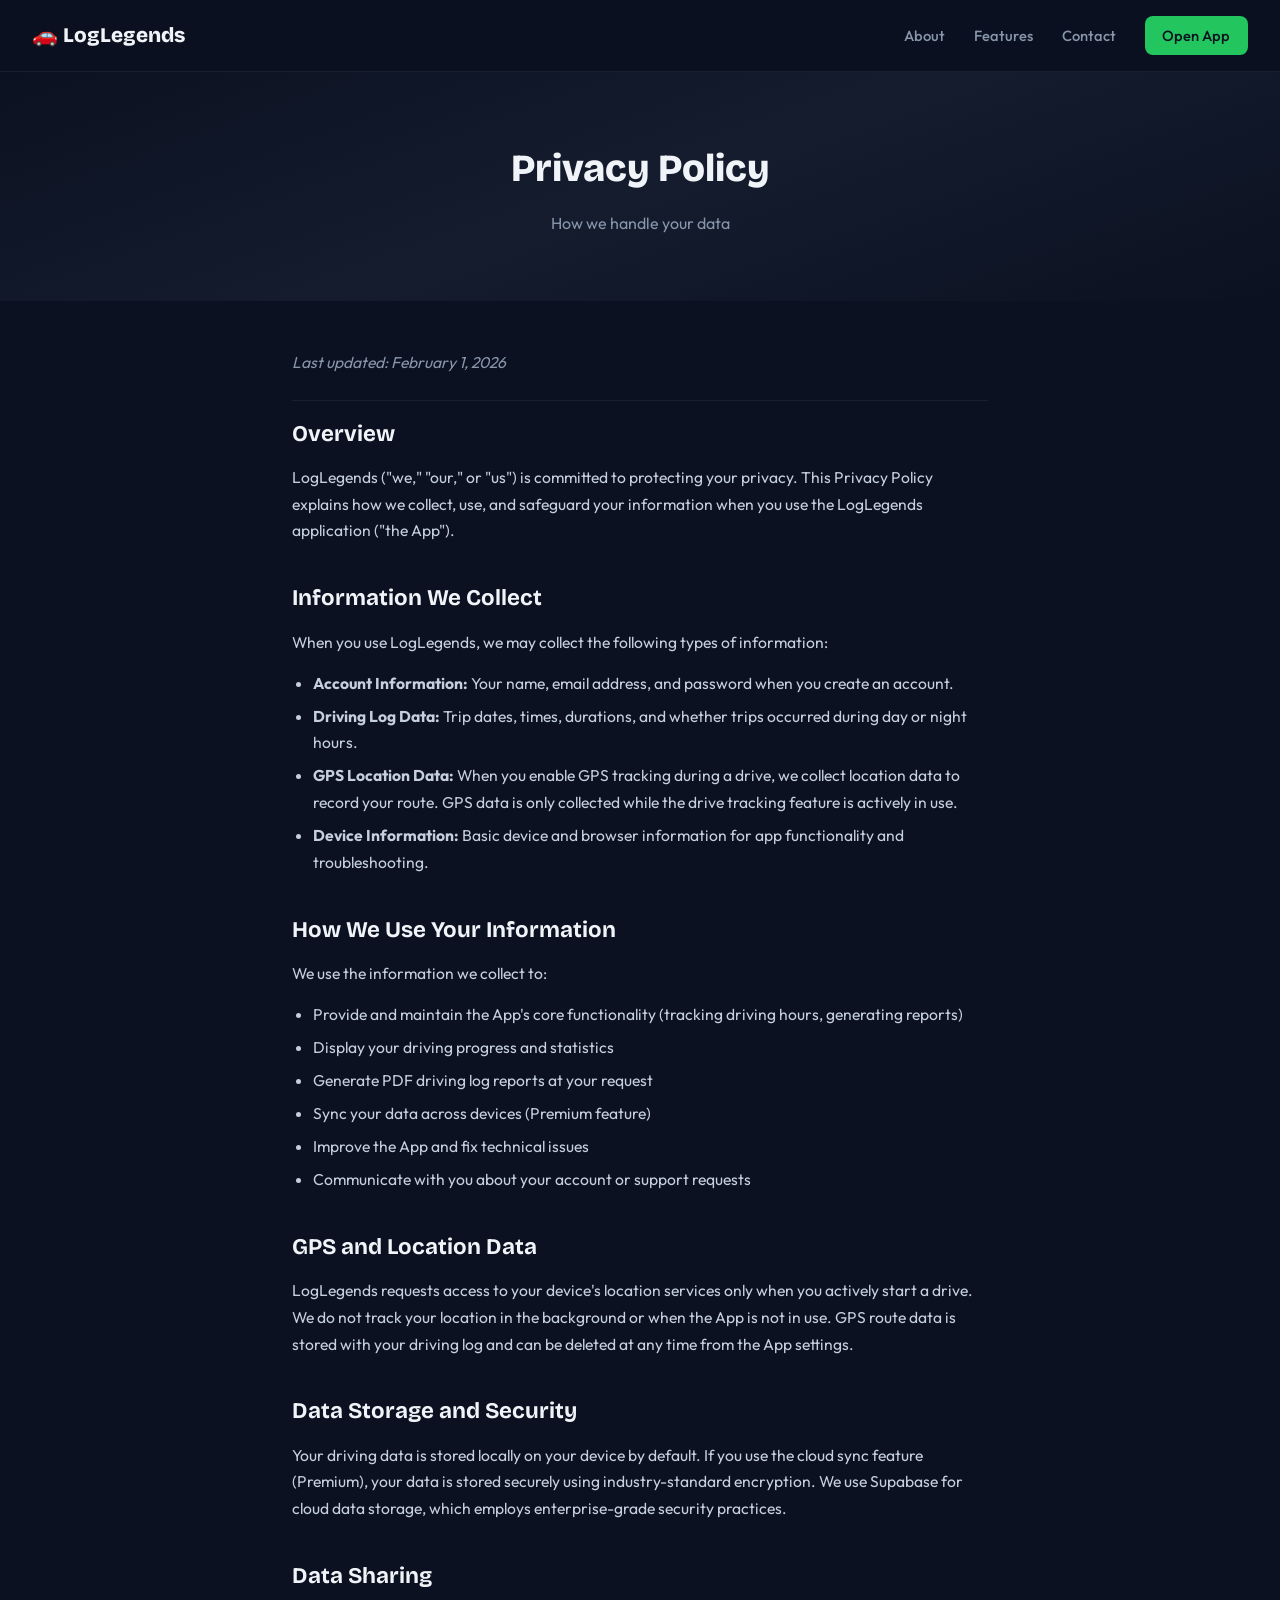
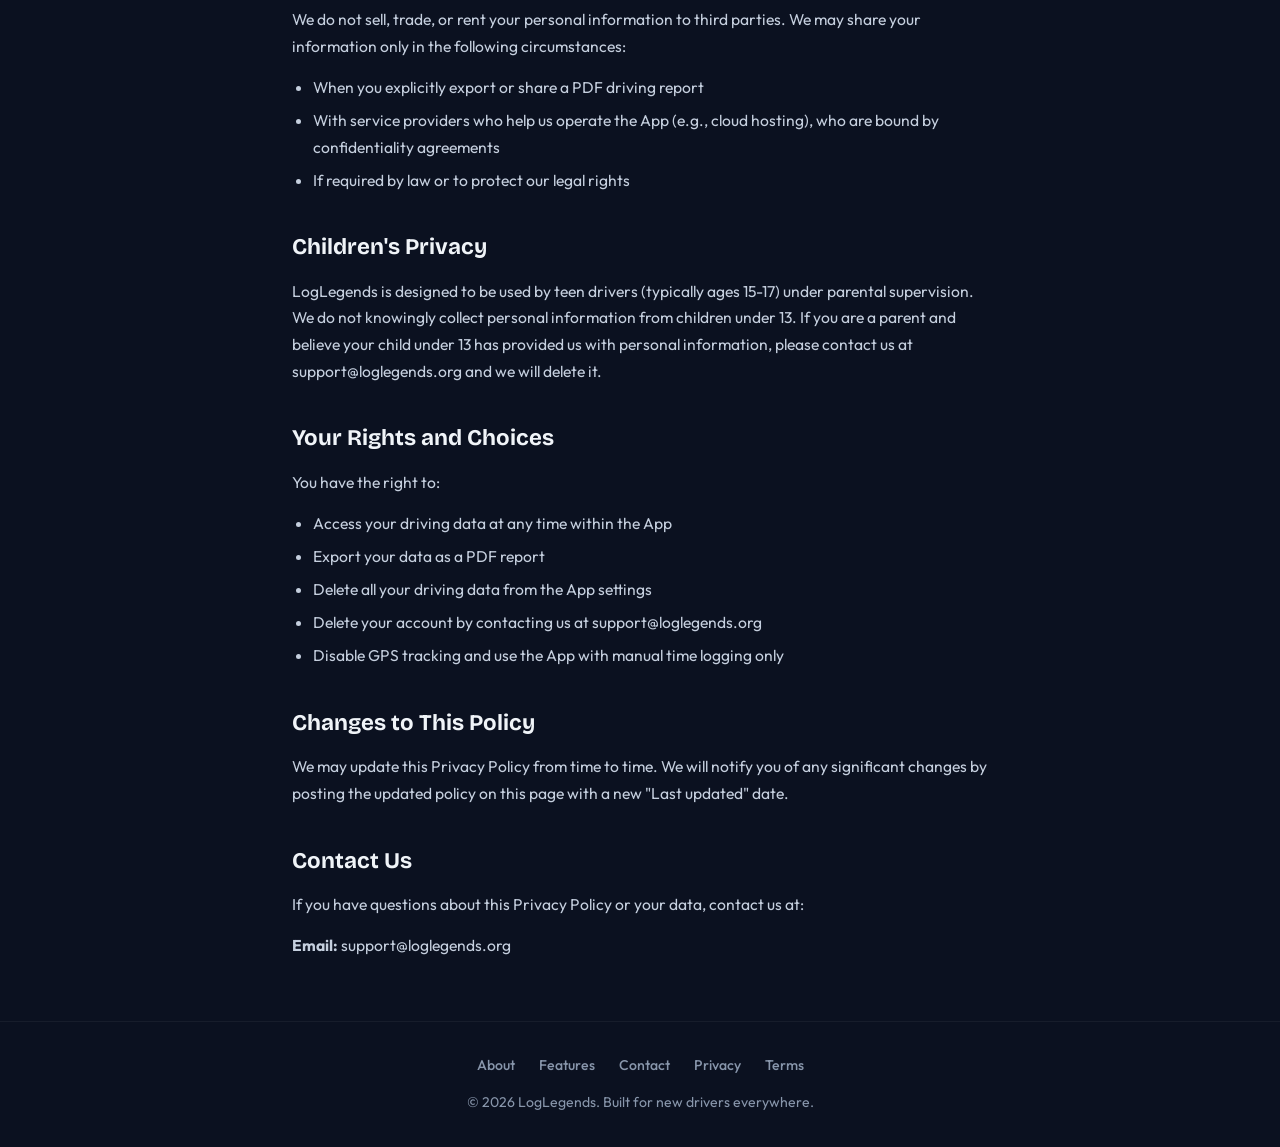
<file: privacy.html>
<!DOCTYPE html>
<html lang="en">
<head>
  <meta charset="UTF-8">
  <meta name="viewport" content="width=device-width, initial-scale=1.0">
  <title>Privacy Policy | LogLegends</title>
  <meta name="description" content="LogLegends privacy policy. Learn how we handle your driving data, GPS location information, and personal information.">
  <meta property="og:title" content="Privacy Policy - LogLegends">
  <meta property="og:url" content="https://loglegends.org/privacy">
  <link rel="canonical" href="https://loglegends.org/privacy">
  <link rel="preconnect" href="https://fonts.googleapis.com">
  <link href="https://fonts.googleapis.com/css2?family=Outfit:wght@300;400;500;600;700&family=Bricolage+Grotesque:wght@700;800&display=swap" rel="stylesheet">
  <style>
    *,*::before,*::after{margin:0;padding:0;box-sizing:border-box}
    :root{--green:#22c55e;--green-d:#16a34a;--navy:#0b1120;--slate:#141c2e;--card:#1a2336;--gray:#8896ab;--text:#c5cfde;--white:#f0f4f8;--radius:14px}
    body{font-family:'Outfit',sans-serif;color:var(--text);background:var(--navy);line-height:1.7;-webkit-font-smoothing:antialiased}
    a{color:var(--green);text-decoration:none;transition:color .2s}
    a:hover{color:var(--white)}
    nav{background:rgba(11,17,32,.92);backdrop-filter:blur(16px);padding:1rem 2rem;display:flex;justify-content:space-between;align-items:center;position:sticky;top:0;z-index:100;border-bottom:1px solid rgba(255,255,255,.06)}
    .nav-logo{color:var(--white);font-family:'Bricolage Grotesque',sans-serif;font-size:1.3rem;text-decoration:none;font-weight:800}
    .nav-links{display:flex;gap:1.8rem;align-items:center}
    .nav-links a{color:var(--gray);font-size:.92rem;font-weight:500;text-decoration:none}
    .nav-links a:hover,.nav-links a.active{color:var(--green)}
    .nav-cta{background:var(--green)!important;color:var(--navy)!important;padding:.45rem 1.1rem;border-radius:8px;font-weight:600;font-size:.88rem}
    .mobile-menu{display:none;background:none;border:none;color:var(--white);font-size:1.5rem;cursor:pointer}
    .hero{background:linear-gradient(160deg,var(--navy),var(--slate) 50%,var(--navy));padding:4rem 2rem;text-align:center;position:relative}
    .hero h1{font-family:'Bricolage Grotesque',sans-serif;font-size:clamp(1.8rem,4vw,2.4rem);color:var(--white);font-weight:800}
    .hero p{color:var(--gray);margin-top:.5rem;font-size:1rem}
    .content{max-width:760px;margin:0 auto;padding:3rem 2rem}
    .content h2{font-family:'Bricolage Grotesque',sans-serif;font-size:1.4rem;margin:2.2rem 0 .7rem;color:var(--white);font-weight:700}
    .content h2:first-of-type{margin-top:0}
    .content p{margin-bottom:.9rem;font-size:.98rem}
    .content ul{padding-left:1.3rem;margin-bottom:1rem}
    .content li{margin-bottom:.4rem;font-size:.98rem}
    .updated{color:var(--gray);font-size:.88rem;font-style:italic;margin-bottom:2rem;padding-bottom:1.5rem;border-bottom:1px solid rgba(255,255,255,.06)}
    footer{background:var(--navy);border-top:1px solid rgba(255,255,255,.05);color:var(--gray);padding:2rem;text-align:center;font-size:.88rem}
    .footer-links{display:flex;justify-content:center;gap:1.5rem;margin-bottom:.8rem;flex-wrap:wrap}
    .footer-links a{color:var(--gray);font-weight:500}
    .footer-links a:hover{color:var(--green)}
    @media(max-width:768px){
      .nav-links{display:none;position:absolute;top:100%;left:0;right:0;background:var(--navy);flex-direction:column;padding:1rem 2rem;border-bottom:1px solid rgba(255,255,255,.06)}
      .nav-links.open{display:flex}
      .mobile-menu{display:block}
      .content{padding:2rem 1.5rem}
    }
  </style>
</head>
<body>
  <nav>
    <a href="/" class="nav-logo">&#x1F697; LogLegends</a>
    <div class="nav-links" id="navLinks">
      <a href="/about">About</a>
      <a href="/features">Features</a>
      <a href="/contact">Contact</a>
      <a href="/" class="nav-cta">Open App</a>
    </div>
    <button class="mobile-menu" onclick="document.getElementById('navLinks').classList.toggle('open')" aria-label="Menu">&#9776;</button>
  </nav>

  <div class="hero">
    <h1>Privacy Policy</h1>
    <p>How we handle your data</p>
  </div>

  <div class="content">
    <p class="updated">Last updated: February 1, 2026</p>

    <h2>Overview</h2>
    <p>LogLegends ("we," "our," or "us") is committed to protecting your privacy. This Privacy Policy explains how we collect, use, and safeguard your information when you use the LogLegends application ("the App").</p>

    <h2>Information We Collect</h2>
    <p>When you use LogLegends, we may collect the following types of information:</p>
    <ul>
      <li><strong>Account Information:</strong> Your name, email address, and password when you create an account.</li>
      <li><strong>Driving Log Data:</strong> Trip dates, times, durations, and whether trips occurred during day or night hours.</li>
      <li><strong>GPS Location Data:</strong> When you enable GPS tracking during a drive, we collect location data to record your route. GPS data is only collected while the drive tracking feature is actively in use.</li>
      <li><strong>Device Information:</strong> Basic device and browser information for app functionality and troubleshooting.</li>
    </ul>

    <h2>How We Use Your Information</h2>
    <p>We use the information we collect to:</p>
    <ul>
      <li>Provide and maintain the App's core functionality (tracking driving hours, generating reports)</li>
      <li>Display your driving progress and statistics</li>
      <li>Generate PDF driving log reports at your request</li>
      <li>Sync your data across devices (Premium feature)</li>
      <li>Improve the App and fix technical issues</li>
      <li>Communicate with you about your account or support requests</li>
    </ul>

    <h2>GPS and Location Data</h2>
    <p>LogLegends requests access to your device's location services only when you actively start a drive. We do not track your location in the background or when the App is not in use. GPS route data is stored with your driving log and can be deleted at any time from the App settings.</p>

    <h2>Data Storage and Security</h2>
    <p>Your driving data is stored locally on your device by default. If you use the cloud sync feature (Premium), your data is stored securely using industry-standard encryption. We use Supabase for cloud data storage, which employs enterprise-grade security practices.</p>

    <h2>Data Sharing</h2>
    <p>We do not sell, trade, or rent your personal information to third parties. We may share your information only in the following circumstances:</p>
    <ul>
      <li>When you explicitly export or share a PDF driving report</li>
      <li>With service providers who help us operate the App (e.g., cloud hosting), who are bound by confidentiality agreements</li>
      <li>If required by law or to protect our legal rights</li>
    </ul>

    <h2>Children's Privacy</h2>
    <p>LogLegends is designed to be used by teen drivers (typically ages 15-17) under parental supervision. We do not knowingly collect personal information from children under 13. If you are a parent and believe your child under 13 has provided us with personal information, please contact us at support@loglegends.org and we will delete it.</p>

    <h2>Your Rights and Choices</h2>
    <p>You have the right to:</p>
    <ul>
      <li>Access your driving data at any time within the App</li>
      <li>Export your data as a PDF report</li>
      <li>Delete all your driving data from the App settings</li>
      <li>Delete your account by contacting us at support@loglegends.org</li>
      <li>Disable GPS tracking and use the App with manual time logging only</li>
    </ul>

    <h2>Changes to This Policy</h2>
    <p>We may update this Privacy Policy from time to time. We will notify you of any significant changes by posting the updated policy on this page with a new "Last updated" date.</p>

    <h2>Contact Us</h2>
    <p>If you have questions about this Privacy Policy or your data, contact us at:</p>
    <p><strong>Email:</strong> support@loglegends.org</p>
  </div>

  <footer>
    <div class="footer-links">
      <a href="/about">About</a>
      <a href="/features">Features</a>
      <a href="/contact">Contact</a>
      <a href="/privacy">Privacy</a>
      <a href="/terms">Terms</a>
    </div>
    <p>&#169; 2026 LogLegends. Built for new drivers everywhere.</p>
  </footer>
</body>
</html>
</file>
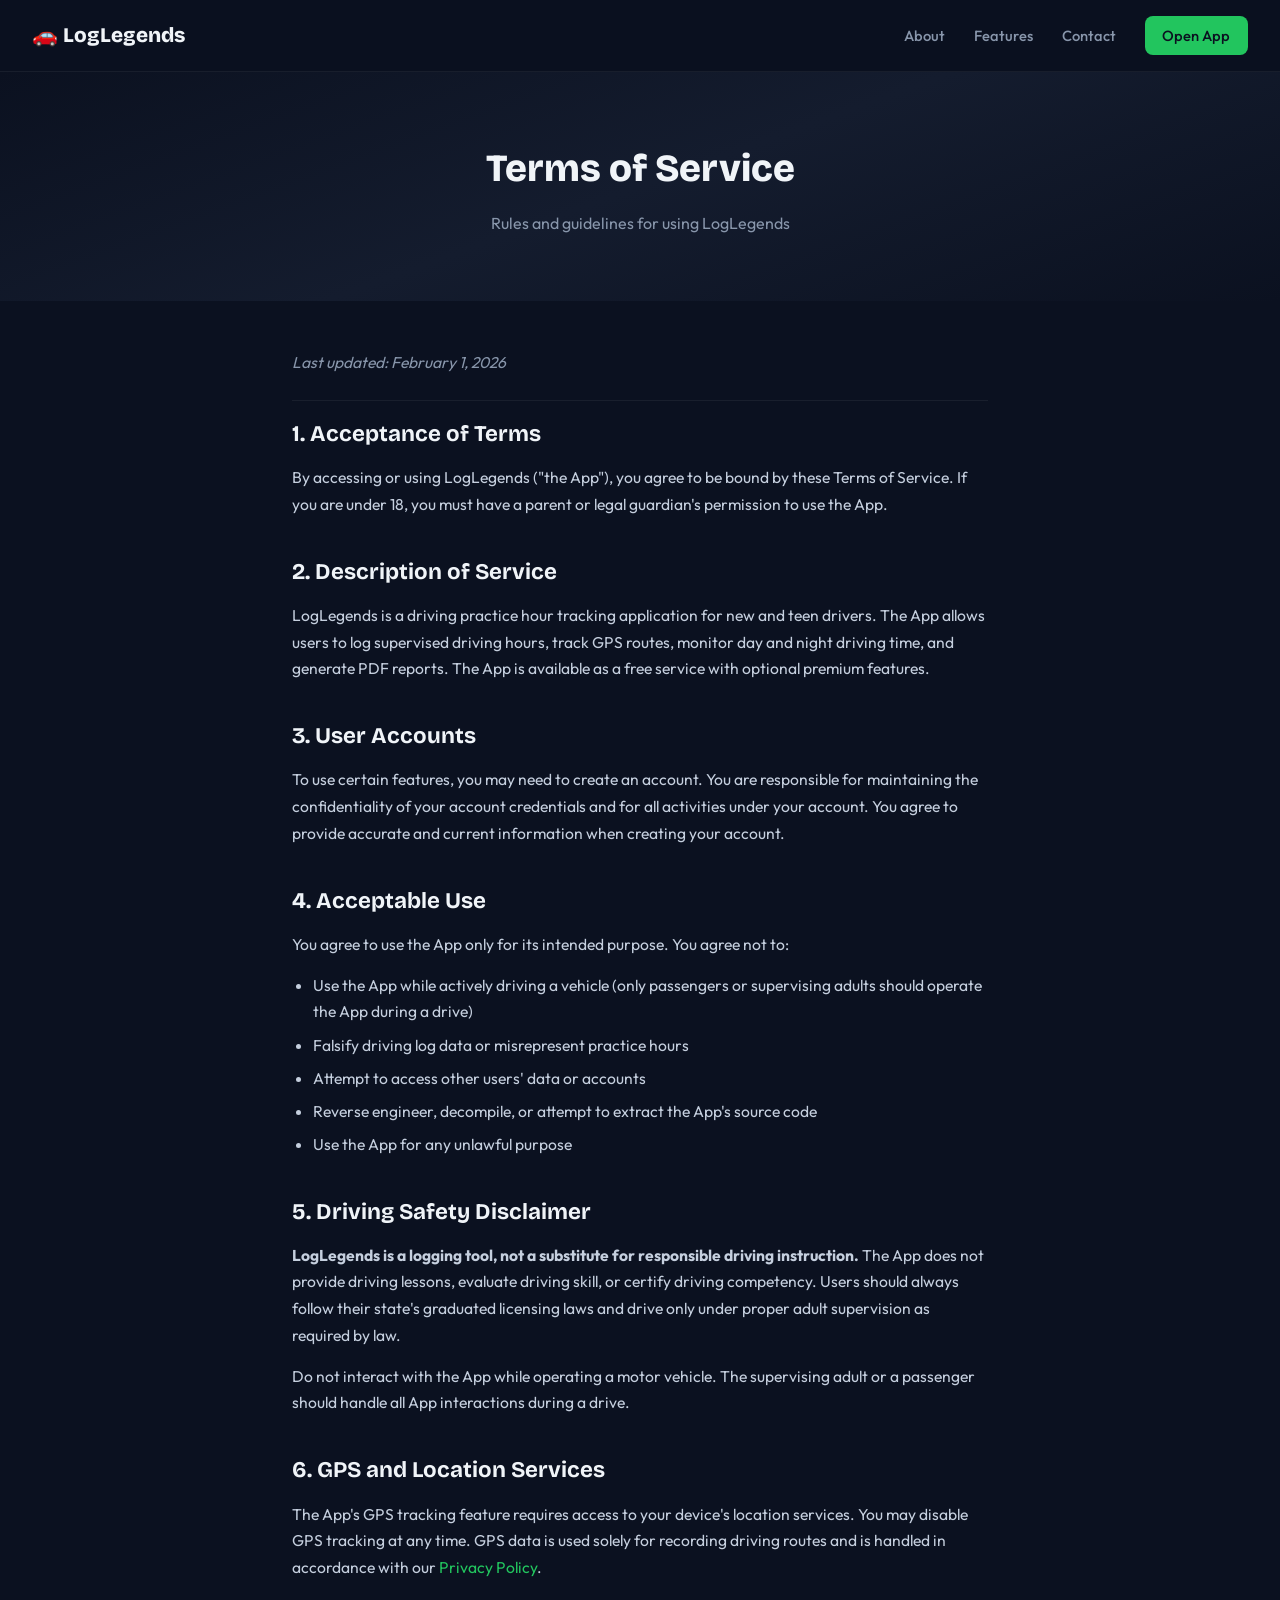
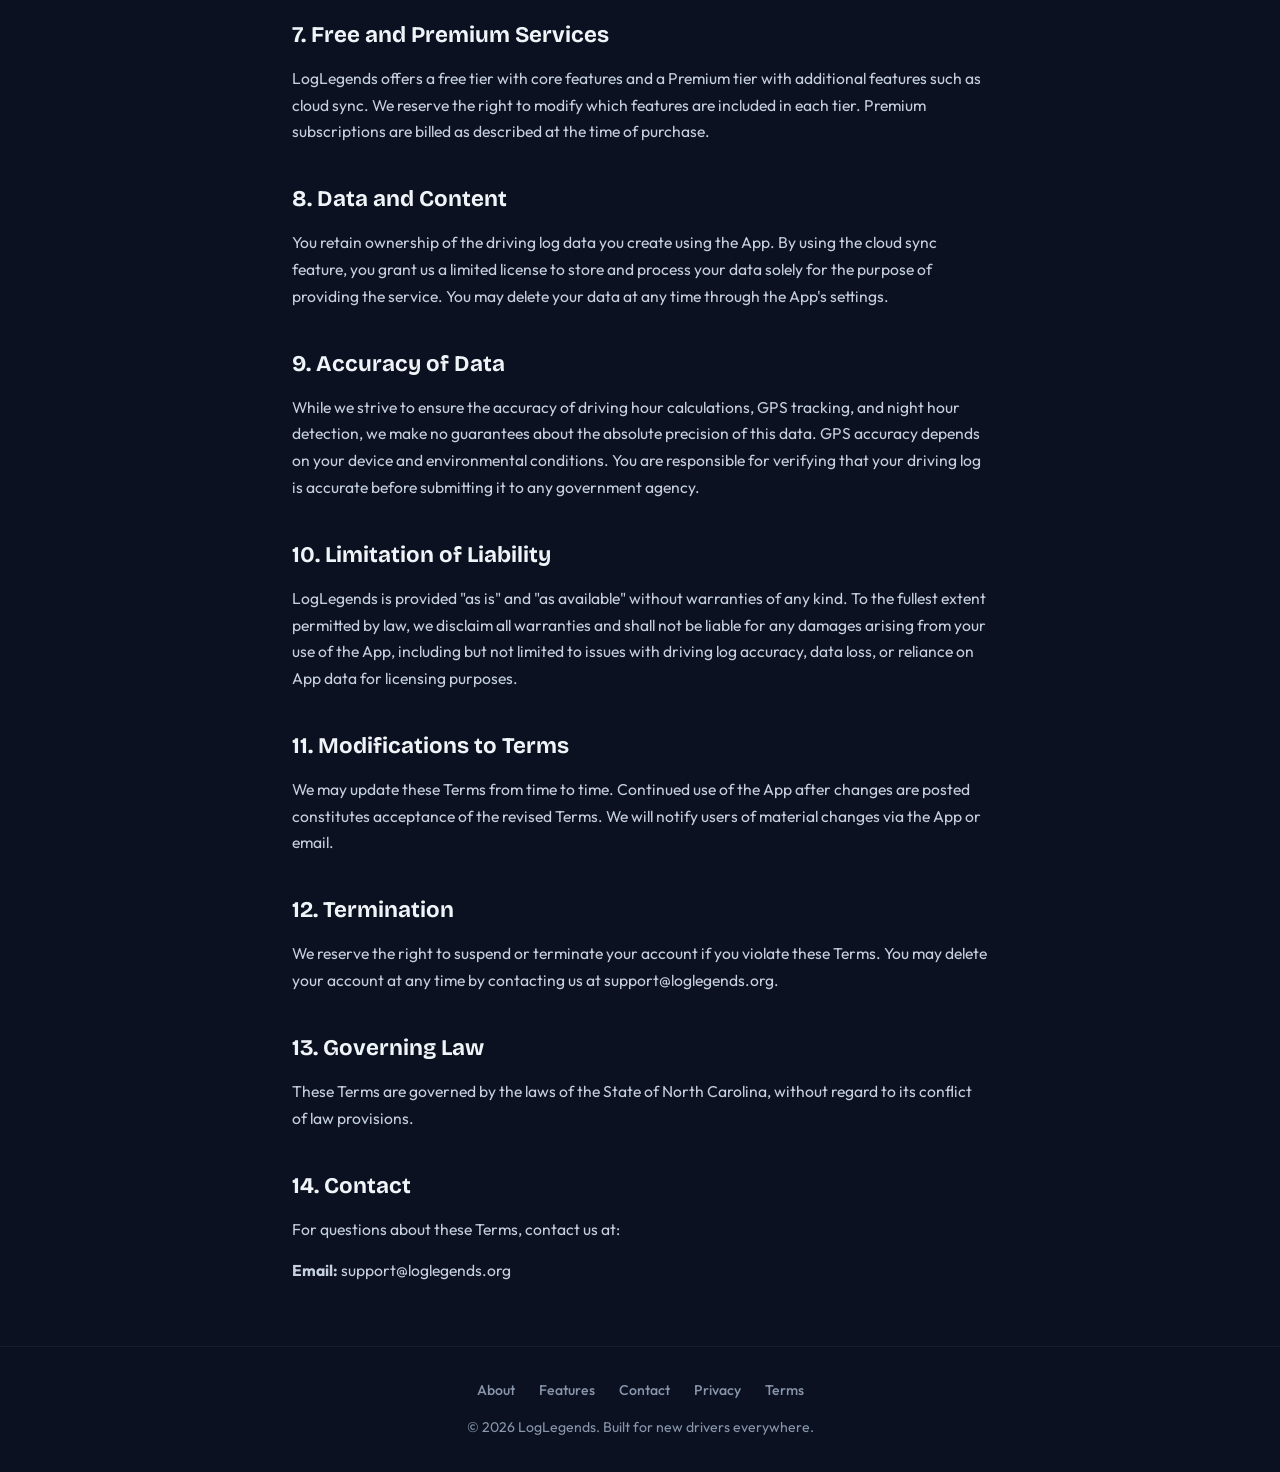
<file: terms.html>
<!DOCTYPE html>
<html lang="en">
<head>
  <meta charset="UTF-8">
  <meta name="viewport" content="width=device-width, initial-scale=1.0">
  <title>Terms of Service | LogLegends</title>
  <meta name="description" content="LogLegends terms of service. Rules and guidelines for using the LogLegends driving practice log application.">
  <meta property="og:title" content="Terms of Service - LogLegends">
  <meta property="og:url" content="https://loglegends.org/terms">
  <link rel="canonical" href="https://loglegends.org/terms">
  <link rel="preconnect" href="https://fonts.googleapis.com">
  <link href="https://fonts.googleapis.com/css2?family=Outfit:wght@300;400;500;600;700&family=Bricolage+Grotesque:wght@700;800&display=swap" rel="stylesheet">
  <style>
    *,*::before,*::after{margin:0;padding:0;box-sizing:border-box}
    :root{--green:#22c55e;--green-d:#16a34a;--navy:#0b1120;--slate:#141c2e;--card:#1a2336;--gray:#8896ab;--text:#c5cfde;--white:#f0f4f8;--radius:14px}
    body{font-family:'Outfit',sans-serif;color:var(--text);background:var(--navy);line-height:1.7;-webkit-font-smoothing:antialiased}
    a{color:var(--green);text-decoration:none;transition:color .2s}
    a:hover{color:var(--white)}
    nav{background:rgba(11,17,32,.92);backdrop-filter:blur(16px);padding:1rem 2rem;display:flex;justify-content:space-between;align-items:center;position:sticky;top:0;z-index:100;border-bottom:1px solid rgba(255,255,255,.06)}
    .nav-logo{color:var(--white);font-family:'Bricolage Grotesque',sans-serif;font-size:1.3rem;text-decoration:none;font-weight:800}
    .nav-links{display:flex;gap:1.8rem;align-items:center}
    .nav-links a{color:var(--gray);font-size:.92rem;font-weight:500;text-decoration:none}
    .nav-links a:hover,.nav-links a.active{color:var(--green)}
    .nav-cta{background:var(--green)!important;color:var(--navy)!important;padding:.45rem 1.1rem;border-radius:8px;font-weight:600;font-size:.88rem}
    .mobile-menu{display:none;background:none;border:none;color:var(--white);font-size:1.5rem;cursor:pointer}
    .hero{background:linear-gradient(160deg,var(--navy),var(--slate) 50%,var(--navy));padding:4rem 2rem;text-align:center}
    .hero h1{font-family:'Bricolage Grotesque',sans-serif;font-size:clamp(1.8rem,4vw,2.4rem);color:var(--white);font-weight:800}
    .hero p{color:var(--gray);margin-top:.5rem;font-size:1rem}
    .content{max-width:760px;margin:0 auto;padding:3rem 2rem}
    .content h2{font-family:'Bricolage Grotesque',sans-serif;font-size:1.4rem;margin:2.2rem 0 .7rem;color:var(--white);font-weight:700}
    .content h2:first-of-type{margin-top:0}
    .content p{margin-bottom:.9rem;font-size:.98rem}
    .content ul{padding-left:1.3rem;margin-bottom:1rem}
    .content li{margin-bottom:.4rem;font-size:.98rem}
    .updated{color:var(--gray);font-size:.88rem;font-style:italic;margin-bottom:2rem;padding-bottom:1.5rem;border-bottom:1px solid rgba(255,255,255,.06)}
    footer{background:var(--navy);border-top:1px solid rgba(255,255,255,.05);color:var(--gray);padding:2rem;text-align:center;font-size:.88rem}
    .footer-links{display:flex;justify-content:center;gap:1.5rem;margin-bottom:.8rem;flex-wrap:wrap}
    .footer-links a{color:var(--gray);font-weight:500}
    .footer-links a:hover{color:var(--green)}
    @media(max-width:768px){
      .nav-links{display:none;position:absolute;top:100%;left:0;right:0;background:var(--navy);flex-direction:column;padding:1rem 2rem;border-bottom:1px solid rgba(255,255,255,.06)}
      .nav-links.open{display:flex}
      .mobile-menu{display:block}
      .content{padding:2rem 1.5rem}
    }
  </style>
</head>
<body>
  <nav>
    <a href="/" class="nav-logo">&#x1F697; LogLegends</a>
    <div class="nav-links" id="navLinks">
      <a href="/about">About</a>
      <a href="/features">Features</a>
      <a href="/contact">Contact</a>
      <a href="/" class="nav-cta">Open App</a>
    </div>
    <button class="mobile-menu" onclick="document.getElementById('navLinks').classList.toggle('open')" aria-label="Menu">&#9776;</button>
  </nav>

  <div class="hero">
    <h1>Terms of Service</h1>
    <p>Rules and guidelines for using LogLegends</p>
  </div>

  <div class="content">
    <p class="updated">Last updated: February 1, 2026</p>

    <h2>1. Acceptance of Terms</h2>
    <p>By accessing or using LogLegends ("the App"), you agree to be bound by these Terms of Service. If you are under 18, you must have a parent or legal guardian's permission to use the App.</p>

    <h2>2. Description of Service</h2>
    <p>LogLegends is a driving practice hour tracking application for new and teen drivers. The App allows users to log supervised driving hours, track GPS routes, monitor day and night driving time, and generate PDF reports. The App is available as a free service with optional premium features.</p>

    <h2>3. User Accounts</h2>
    <p>To use certain features, you may need to create an account. You are responsible for maintaining the confidentiality of your account credentials and for all activities under your account. You agree to provide accurate and current information when creating your account.</p>

    <h2>4. Acceptable Use</h2>
    <p>You agree to use the App only for its intended purpose. You agree not to:</p>
    <ul>
      <li>Use the App while actively driving a vehicle (only passengers or supervising adults should operate the App during a drive)</li>
      <li>Falsify driving log data or misrepresent practice hours</li>
      <li>Attempt to access other users' data or accounts</li>
      <li>Reverse engineer, decompile, or attempt to extract the App's source code</li>
      <li>Use the App for any unlawful purpose</li>
    </ul>

    <h2>5. Driving Safety Disclaimer</h2>
    <p><strong>LogLegends is a logging tool, not a substitute for responsible driving instruction.</strong> The App does not provide driving lessons, evaluate driving skill, or certify driving competency. Users should always follow their state's graduated licensing laws and drive only under proper adult supervision as required by law.</p>
    <p>Do not interact with the App while operating a motor vehicle. The supervising adult or a passenger should handle all App interactions during a drive.</p>

    <h2>6. GPS and Location Services</h2>
    <p>The App's GPS tracking feature requires access to your device's location services. You may disable GPS tracking at any time. GPS data is used solely for recording driving routes and is handled in accordance with our <a href="/privacy">Privacy Policy</a>.</p>

    <h2>7. Free and Premium Services</h2>
    <p>LogLegends offers a free tier with core features and a Premium tier with additional features such as cloud sync. We reserve the right to modify which features are included in each tier. Premium subscriptions are billed as described at the time of purchase.</p>

    <h2>8. Data and Content</h2>
    <p>You retain ownership of the driving log data you create using the App. By using the cloud sync feature, you grant us a limited license to store and process your data solely for the purpose of providing the service. You may delete your data at any time through the App's settings.</p>

    <h2>9. Accuracy of Data</h2>
    <p>While we strive to ensure the accuracy of driving hour calculations, GPS tracking, and night hour detection, we make no guarantees about the absolute precision of this data. GPS accuracy depends on your device and environmental conditions. You are responsible for verifying that your driving log is accurate before submitting it to any government agency.</p>

    <h2>10. Limitation of Liability</h2>
    <p>LogLegends is provided "as is" and "as available" without warranties of any kind. To the fullest extent permitted by law, we disclaim all warranties and shall not be liable for any damages arising from your use of the App, including but not limited to issues with driving log accuracy, data loss, or reliance on App data for licensing purposes.</p>

    <h2>11. Modifications to Terms</h2>
    <p>We may update these Terms from time to time. Continued use of the App after changes are posted constitutes acceptance of the revised Terms. We will notify users of material changes via the App or email.</p>

    <h2>12. Termination</h2>
    <p>We reserve the right to suspend or terminate your account if you violate these Terms. You may delete your account at any time by contacting us at support@loglegends.org.</p>

    <h2>13. Governing Law</h2>
    <p>These Terms are governed by the laws of the State of North Carolina, without regard to its conflict of law provisions.</p>

    <h2>14. Contact</h2>
    <p>For questions about these Terms, contact us at:</p>
    <p><strong>Email:</strong> support@loglegends.org</p>
  </div>

  <footer>
    <div class="footer-links">
      <a href="/about">About</a>
      <a href="/features">Features</a>
      <a href="/contact">Contact</a>
      <a href="/privacy">Privacy</a>
      <a href="/terms">Terms</a>
    </div>
    <p>&#169; 2026 LogLegends. Built for new drivers everywhere.</p>
  </footer>
</body>
</html>
</file>
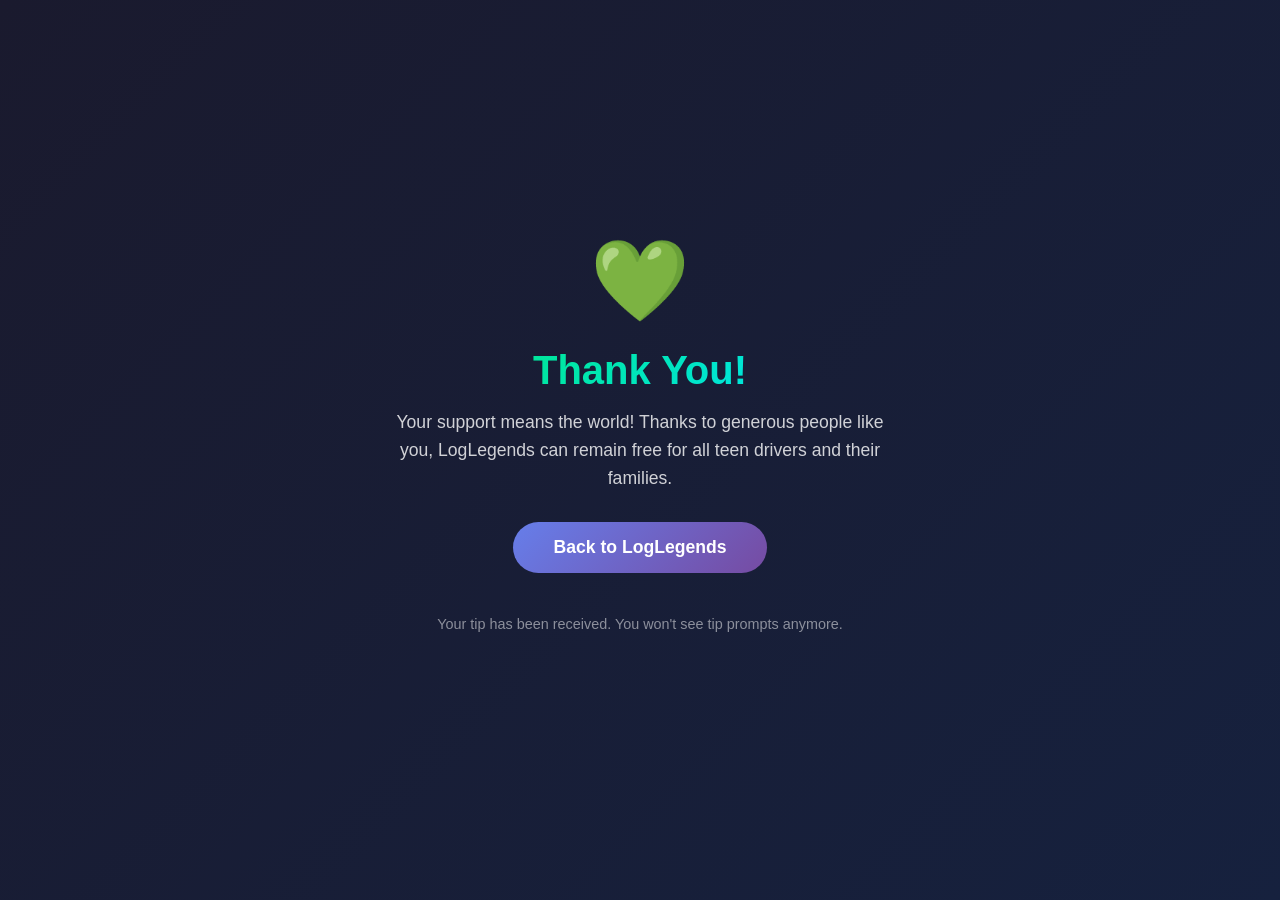
<file: thanks.html>
<!DOCTYPE html>
<html lang="en">
<head>
    <meta charset="UTF-8">
    <meta name="viewport" content="width=device-width, initial-scale=1.0">
    <title>Thank You! | LogLegends</title>
    <style>
        * { margin: 0; padding: 0; box-sizing: border-box; }
        body {
            font-family: -apple-system, BlinkMacSystemFont, 'Segoe UI', Roboto, sans-serif;
            background: linear-gradient(135deg, #1a1a2e 0%, #16213e 100%);
            min-height: 100vh;
            display: flex;
            align-items: center;
            justify-content: center;
            color: white;
            padding: 20px;
        }
        .container {
            text-align: center;
            max-width: 500px;
        }
        .heart {
            font-size: 80px;
            margin-bottom: 20px;
            animation: pulse 1.5s ease infinite;
        }
        @keyframes pulse {
            0%, 100% { transform: scale(1); }
            50% { transform: scale(1.1); }
        }
        h1 {
            font-size: 2.5rem;
            margin-bottom: 15px;
            background: linear-gradient(135deg, #00e676, #00e5ff);
            -webkit-background-clip: text;
            -webkit-text-fill-color: transparent;
            background-clip: text;
        }
        p {
            font-size: 1.1rem;
            color: rgba(255,255,255,0.8);
            margin-bottom: 30px;
            line-height: 1.6;
        }
        .btn {
            display: inline-block;
            padding: 15px 40px;
            background: linear-gradient(135deg, #667eea 0%, #764ba2 100%);
            color: white;
            text-decoration: none;
            border-radius: 30px;
            font-weight: 600;
            font-size: 1.1rem;
            transition: transform 0.2s, box-shadow 0.2s;
        }
        .btn:hover {
            transform: translateY(-2px);
            box-shadow: 0 10px 30px rgba(102, 126, 234, 0.4);
        }
        .note {
            margin-top: 40px;
            font-size: 0.9rem;
            color: rgba(255,255,255,0.5);
        }
    </style>
</head>
<body>
    <div class="container">
        <div class="heart">💚</div>
        <h1>Thank You!</h1>
        <p>Your support means the world! Thanks to generous people like you, LogLegends can remain free for all teen drivers and their families.</p>
        <a href="/" class="btn">Back to LogLegends</a>
        <p class="note">Your tip has been received. You won't see tip prompts anymore.</p>
    </div>

    <script>
        // Set the flag so they won't see tip modals anymore
        localStorage.setItem('ll_has_tipped', 'true');
        console.log('Thank you! Tip flag set.');
    </script>
</body>
</html>
</file>
